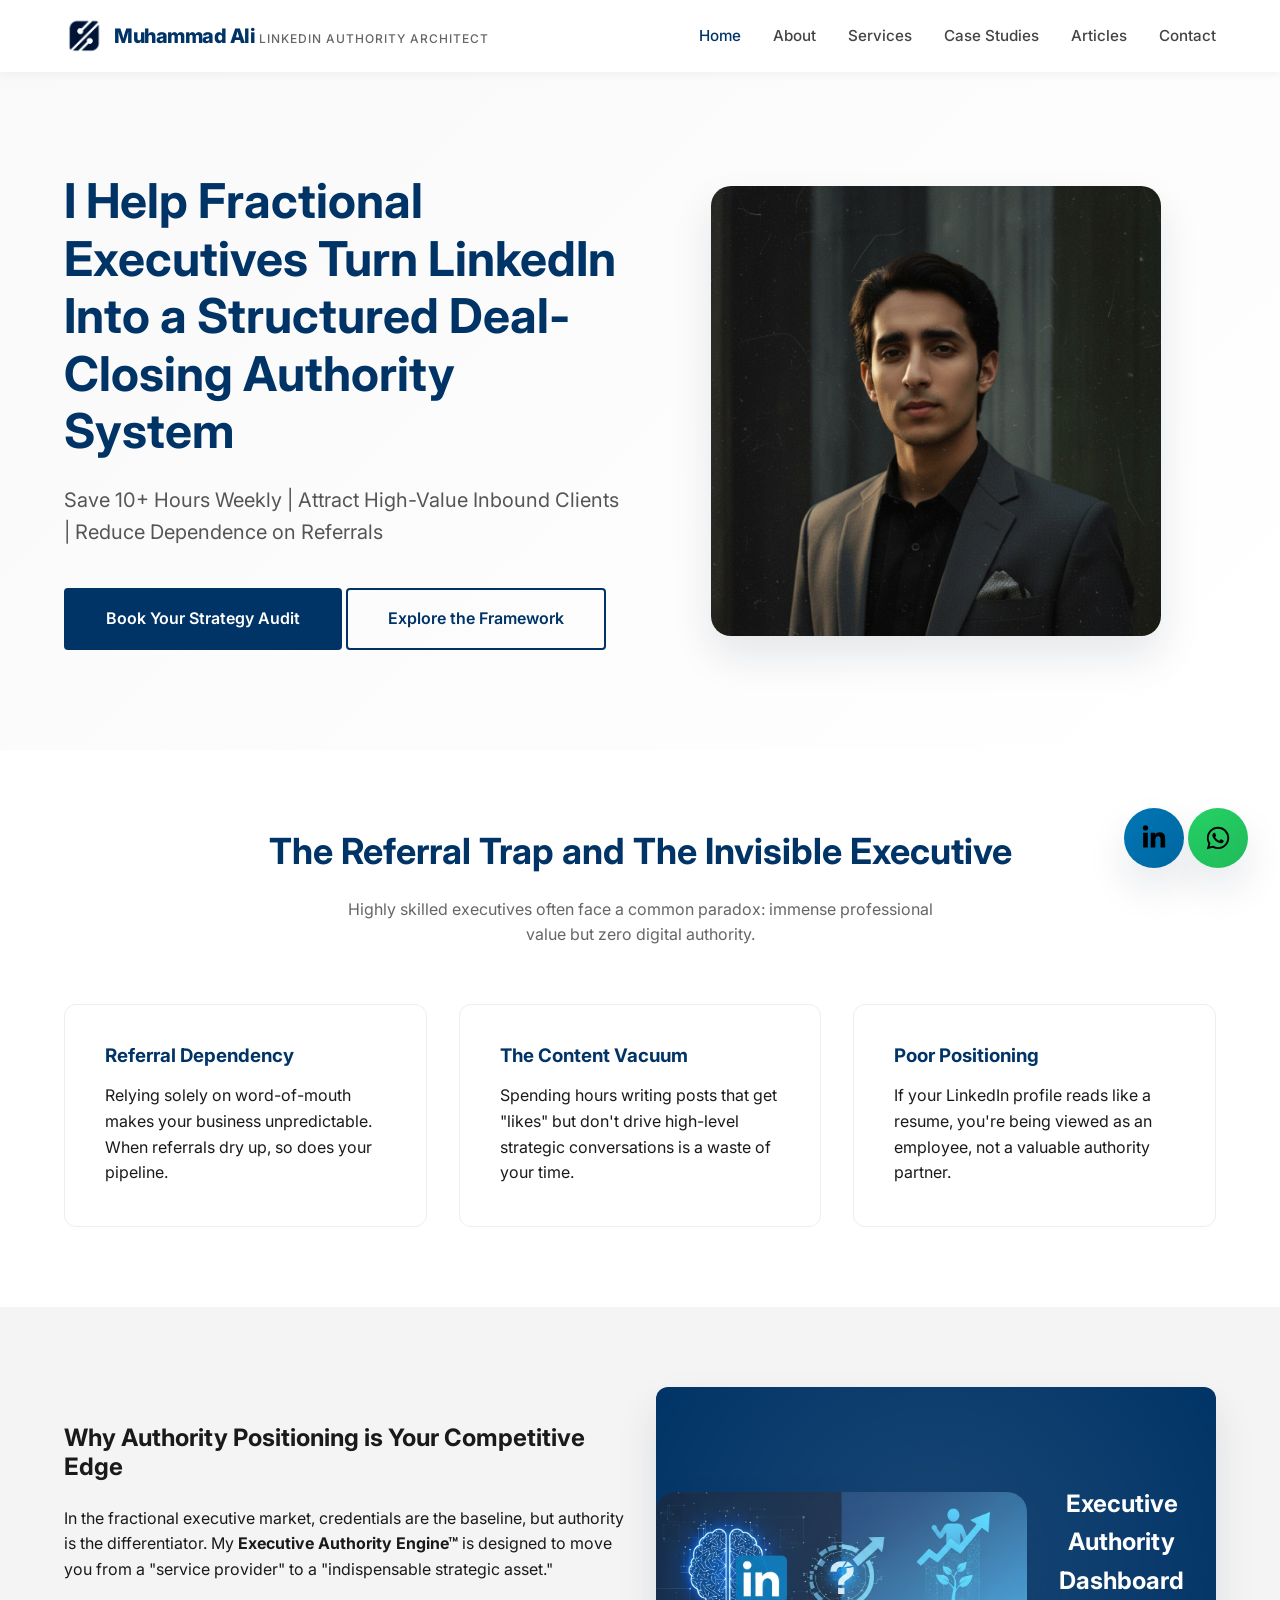
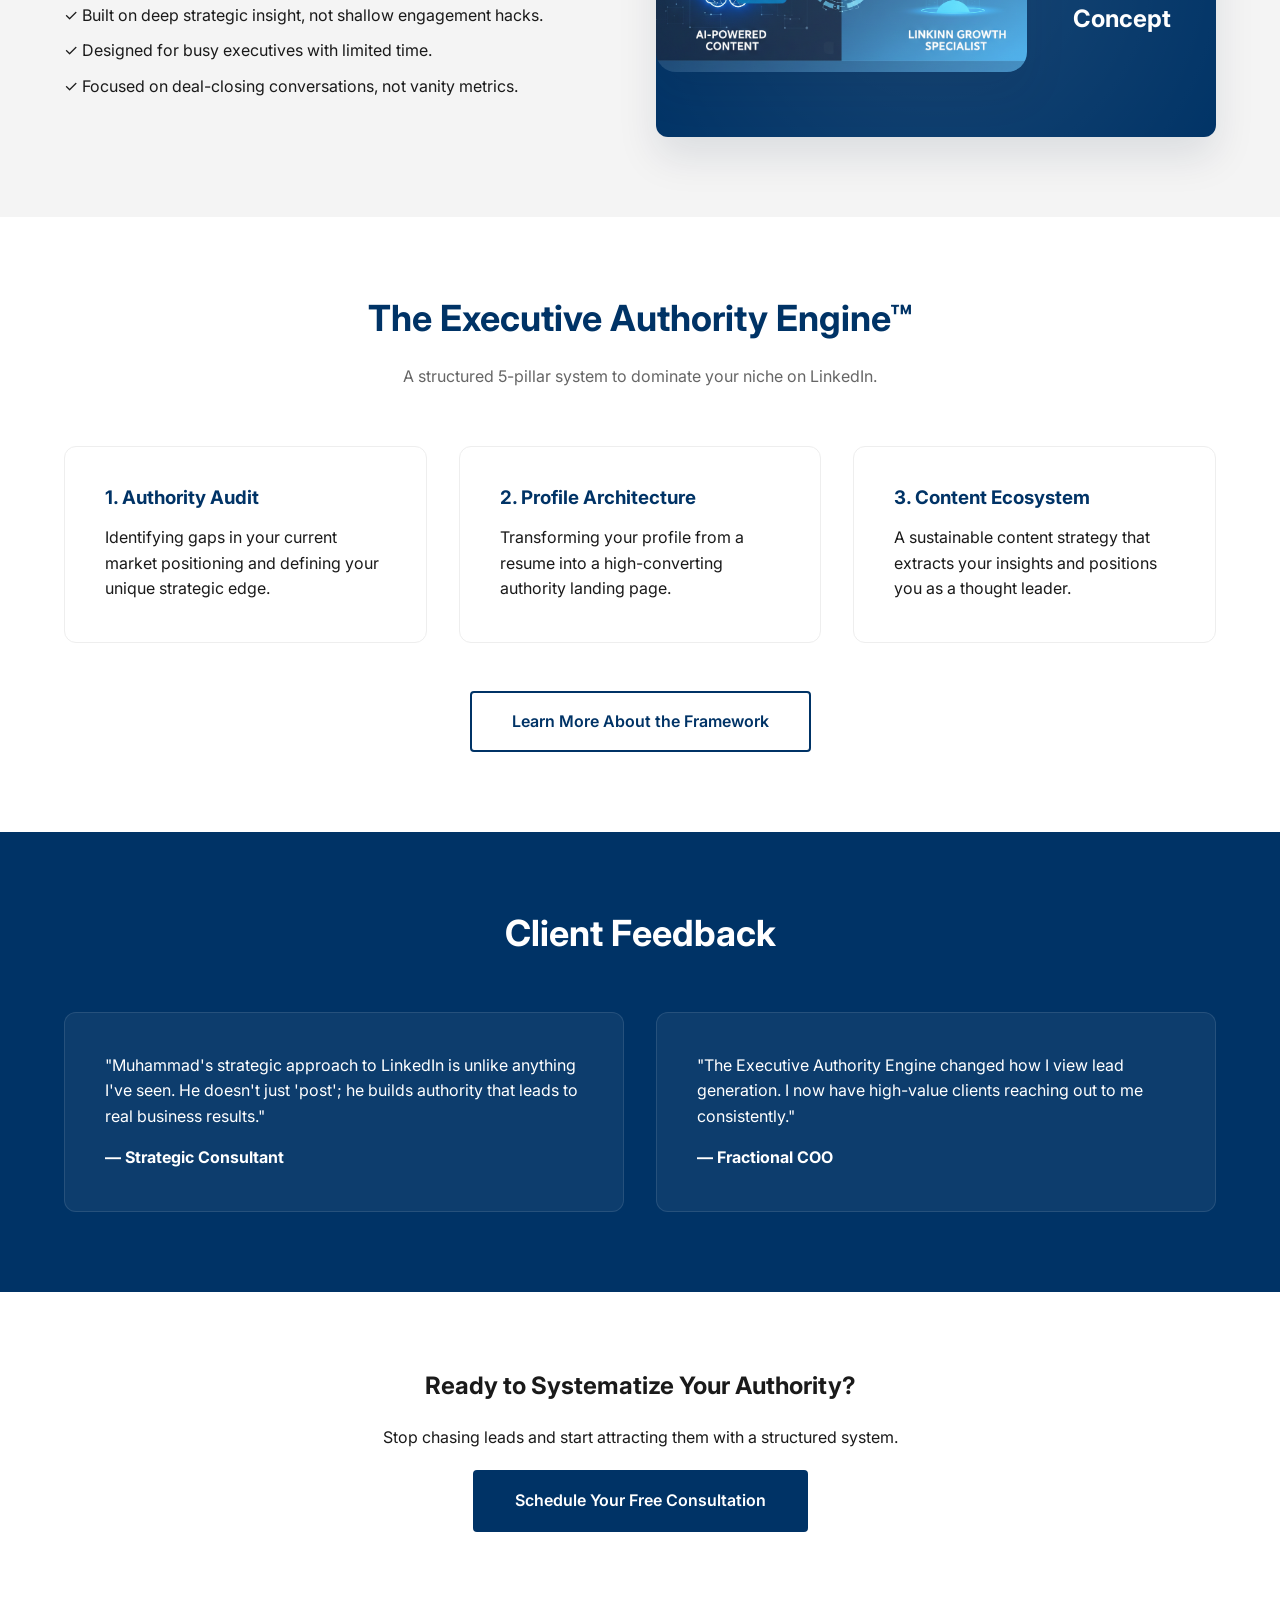
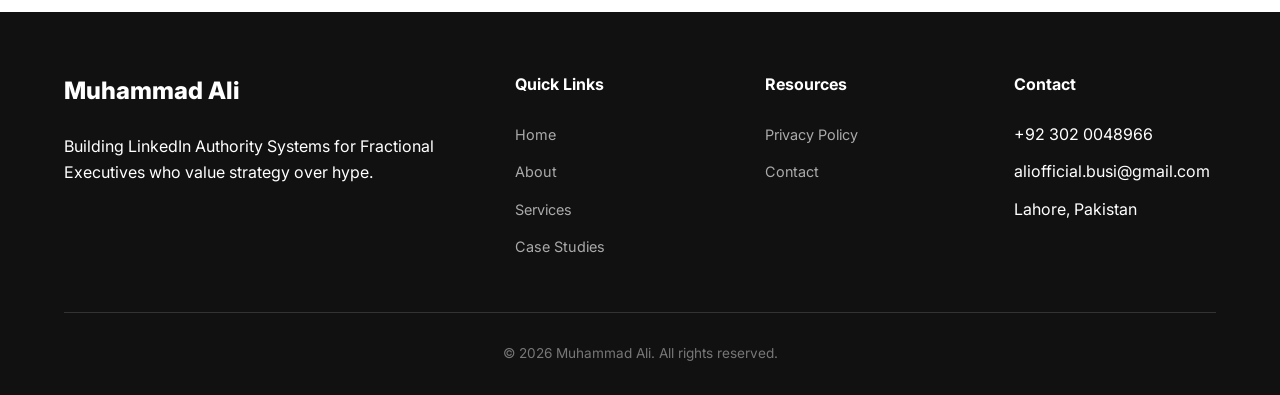
<file: index.html>
<!DOCTYPE html>
<html lang="en">

<head>
    <!-- Google tag (gtag.js) -->
<script async src="https://www.googletagmanager.com/gtag/js?id=G-4140FM061S"></script>
<script>
  window.dataLayer = window.dataLayer || [];
  function gtag(){dataLayer.push(arguments);}
  gtag('js', new Date());

  gtag('config', 'G-4140FM061S');
</script>
    <meta charset="UTF-8">
    <meta name="viewport" content="width=device-width, initial-scale=1.0">
    <!-- replace YOUR_CODE with the string provided by Google Search Console -->
    <meta name="google-site-verification" content="YOUR_CODE">
    <title>Muhammad Ali | LinkedIn Authority Architect | Executive Lead Generation</title>
    <meta name="description"
        content="Muhammad Ali helps fractional executives turn LinkedIn into a structured deal-closing authority system. Save 10+ hours weekly and attract high-value inbound clients.">
    <meta name="keywords"
        content="LinkedIn Marketing, Fractional Executives, Personal Branding, Executive Authority, Lead Generation, Muhammad Ali">
    <link rel="canonical" href="https://aliofficialpk.github.io/aasfore-authority-architect/" />
    <!-- Google Analytics -->
    <script async src="https://www.googletagmanager.com/gtag/js?id=G-XWM94KB9H3"></script>
    <script>
        window.dataLayer = window.dataLayer || [];
        function gtag(){dataLayer.push(arguments);}
        gtag('js', new Date());
        gtag('config', 'G-XWM94KB9H3'); // Replace with your GA4 ID
    </script>

    <!-- Open Graph Tags -->
    <meta property="og:title" content="LinkedIn Authority Architect | Muhammad Ali">
    <meta property="og:description"
        content="Turn LinkedIn into a structured deal-closing authority system. High-value lead generation for executives.">
    <meta property="og:image" content="https://aliofficialpk.github.io/aasfore-authority-architect/og-image.jpg">
    <meta property="og:url" content="https://aliofficialpk.github.io/aasfore-authority-architect/">
    <meta property="og:type" content="website">

    <!-- CSS -->
    <link rel="preconnect" href="https://fonts.googleapis.com">
    <link rel="preconnect" href="https://fonts.gstatic.com" crossorigin>
    <link href="https://fonts.googleapis.com/css2?family=Inter:wght@400;500;700;800&display=swap" rel="stylesheet">
    <link rel="stylesheet" href="https://cdnjs.cloudflare.com/ajax/libs/font-awesome/6.4.0/css/all.min.css" integrity="sha512-iecdLmaskl7CVJkEszD8auwQQQksKFVucqkngJ7I0FSVDqHry36rupLSutmpzyzxbgsDXkAGkna27iZmofglYD8g==" crossorigin="anonymous" referrerpolicy="no-referrer" />
    <link rel="stylesheet" href="styles.css">

    <!-- Schema.org JSON-LD -->
    <script type="application/ld+json">
    {
      "@context": "https://schema.org",
      "@type": "Person",
      "name": "Muhammad Ali",
      "jobTitle": "LinkedIn Authority Architect",
      "url": "https://aliofficialpk.github.io/aasfore-authority-architect/",
      "sameAs": [
        "https://www.linkedin.com/in/muhammad-ali-b2568537b"
      ],
      "address": {
        "@type": "PostalAddress",
        "addressLocality": "Lahore",
        "addressRegion": "Punjab",
        "addressCountry": "Pakistan"
      }
    }
    </script>
</head>

<body>

    <header>
        <div class="container">
            <nav>
                <a href="index.html" class="logo">
                    <div style="display: flex; align-items: center; gap: 10px;">
                        <img src="logoForAssfore.png" alt="Logo" style="height: 40px; width: auto;">
                        <div>Muhammad Ali <span>LinkedIn Authority Architect</span></div>
                    </div>
                </a>
                <ul class="nav-links">
                    <li><a href="index.html" class="active">Home</a></li>
                    <li><a href="about.html">About</a></li>
                    <li><a href="services.html">Services</a></li>
                    <li><a href="case-studies.html">Case Studies</a></li>
                    <li><a href="articles.html">Articles</a></li>
                    <li><a href="contact.html">Contact</a></li>
                </ul>
                <div class="menu-toggle">
                    <span></span>
                    <span></span>
                    <span></span>
                </div>
            </nav>
        </div>
    </header>

    <main>
        <!-- Hero Section -->
        <section class="hero">
            <div class="container">
                <div class="grid grid-2" style="align-items: center; text-align: left;">
                    <div class="reveal fade-up hero-animate">
                        <h1 style="margin-left: 0; margin-right: 0;">I Help Fractional Executives Turn LinkedIn Into a
                            Structured Deal-Closing Authority System</h1>
                        <p style="margin-left: 0; margin-right: 0;">Save 10+ Hours Weekly | Attract High-Value Inbound
                            Clients | Reduce Dependence on Referrals</p>
                        <div class="hero-btns">
                            <a href="contact.html" class="btn">Book Your Strategy Audit</a>
                            <a href="services.html" class="btn btn-outline">Explore the Framework</a>
                        </div>
                    </div>
                    <div class="reveal fade-up hero-animate" style="transition-delay: 0.2s;">
                        <img src="muhammad-ali.jpg" alt="Muhammad Ali - LinkedIn Authority Architect"
                            style="border-radius: 20px; box-shadow: var(--shadow-bold); width: 100%; max-width: 450px; margin: 0 auto; display: block;">
                    </div>
                </div>
            </div>
        </section>

        <!-- Problem Statement -->
        <section id="problem">
            <div class="container">
                <div class="section-title reveal fade-up">
                    <h2>The Referral Trap and The Invisible Executive</h2>
                    <p>Highly skilled executives often face a common paradox: immense professional value but zero
                        digital authority.</p>
                </div>
                <div class="grid grid-3">
                    <div class="card reveal fade-up" style="transition-delay: 0.1s;">
                        <h3>Referral Dependency</h3>
                        <p>Relying solely on word-of-mouth makes your business unpredictable. When referrals dry up, so
                            does your pipeline.</p>
                    </div>
                    <div class="card reveal fade-up" style="transition-delay: 0.2s;">
                        <h3>The Content Vacuum</h3>
                        <p>Spending hours writing posts that get "likes" but don't drive high-level strategic
                            conversations is a waste of your time.</p>
                    </div>
                    <div class="card reveal fade-up" style="transition-delay: 0.3s;">
                        <h3>Poor Positioning</h3>
                        <p>If your LinkedIn profile reads like a resume, you're being viewed as an employee, not a
                            valuable authority partner.</p>
                    </div>
                </div>
            </div>
        </section>

        <!-- Authority Positioning -->
        <section id="authority" style="background: var(--light-gray);">
            <div class="container">
                <div class="grid grid-2" style="align-items: center;">
                    <div class="reveal slide-left">
                        <h2>Why Authority Positioning is Your Competitive Edge</h2>
                        <p>In the fractional executive market, credentials are the baseline, but authority is the
                            differentiator. My <strong>Executive Authority Engine™</strong> is designed to move you from
                            a "service provider" to a "indispensable strategic asset."</p>
                        <ul style="margin-top: 20px;">
                            <li style="margin-bottom: 10px;">✓ Built on deep strategic insight, not shallow engagement
                                hacks.</li>
                            <li style="margin-bottom: 10px;">✓ Designed for busy executives with limited time.</li>
                            <li>✓ Focused on deal-closing conversations, not vanity metrics.</li>
                        </ul>
                    </div>
                    <div class="reveal fade-up" style="transition-delay: 0.2s;">
                        <!-- Graphical Element for Authority -->
                        <div
                            style="background: var(--primary-blue); height: 350px; border-radius: 12px; display: flex; align-items: center; justify-content: center; position: relative; overflow: hidden; box-shadow: var(--shadow-bold);">
                            <!-- Extra Professional Visual Integration -->
                            <div class="reveal scale-in" style="margin-top: 3rem; text-align: center;">
                                <img src="linkedin-growth-specialist.png"
                                    alt="LinkedIn Growth Specialist - AI Powered Content"
                                    style="width: 100%; max-width: 900px; border-radius: 20px; box-shadow: var(--shadow-bold);">
                            </div>
                            <div
                                style="position: absolute; width: 150%; height: 150%; background: radial-gradient(circle, rgba(255,255,255,0.1) 0%, transparent 70%);">
                            </div>
                            <h4 style="color: #fff; font-size: 1.5rem; text-align: center; padding: 2rem;">Executive
                                Authority <br> Dashboard Concept</h4>
                        </div>
                    </div>
                </div>
            </div>
        </section>

        <!-- Framework Overview -->
        <section id="framework">
            <div class="container">
                <div class="section-title reveal fade-up">
                    <h2>The Executive Authority Engine™</h2>
                    <p>A structured 5-pillar system to dominate your niche on LinkedIn.</p>
                </div>
                <div class="grid grid-3">
                    <div class="card reveal fade-up" style="transition-delay: 0.1s;">
                        <h3>1. Authority Audit</h3>
                        <p>Identifying gaps in your current market positioning and defining your unique strategic edge.
                        </p>
                    </div>
                    <div class="card reveal fade-up" style="transition-delay: 0.2s;">
                        <h3>2. Profile Architecture</h3>
                        <p>Transforming your profile from a resume into a high-converting authority landing page.</p>
                    </div>
                    <div class="card reveal fade-up" style="transition-delay: 0.3s;">
                        <h3>3. Content Ecosystem</h3>
                        <p>A sustainable content strategy that extracts your insights and positions you as a thought
                            leader.</p>
                    </div>
                </div>
                <div style="text-align: center; margin-top: 3rem;" class="reveal fade-up">
                    <a href="services.html" class="btn btn-outline">Learn More About the Framework</a>
                </div>
            </div>
        </section>

        <!-- Testimonials -->
        <section id="testimonials" style="background: var(--primary-blue); color: #fff;">
            <div class="container">
                <div class="section-title reveal fade-up">
                    <h2 style="color: #fff;">Client Feedback</h2>
                </div>
                <div class="grid grid-2">
                    <div class="card reveal fade-up"
                        style="background: rgba(255,255,255,0.05); border-color: rgba(255,255,255,0.1); color: #fff; transition-delay: 0.1s;">
                        <p>"Muhammad's strategic approach to LinkedIn is unlike anything I've seen. He doesn't just
                            'post'; he builds authority that leads to real business results."</p>
                        <h4 style="margin-top: 1rem;">— Strategic Consultant</h4>
                    </div>
                    <div class="card reveal fade-up"
                        style="background: rgba(255,255,255,0.05); border-color: rgba(255,255,255,0.1); color: #fff; transition-delay: 0.2s;">
                        <p>"The Executive Authority Engine changed how I view lead generation. I now have high-value
                            clients reaching out to me consistently."</p>
                        <h4 style="margin-top: 1rem;">— Fractional COO</h4>
                    </div>
                </div>
            </div>
        </section>

        <!-- CTA Section -->
        <section class="cta reveal fade-up">
            <div class="container" style="text-align: center;">
                <h2>Ready to Systematize Your Authority?</h2>
                <p>Stop chasing leads and start attracting them with a structured system.</p>
                <a href="contact.html" class="btn" style="margin-top: 20px;">Schedule Your Free Consultation</a>
            </div>
        </section>
    </main>

    <footer>
        <div class="container">
            <div class="footer-content">
                <div class="footer-info">
                    <div class="footer-logo">Muhammad Ali</div>
                    <p>Building LinkedIn Authority Systems for Fractional Executives who value strategy over hype.</p>
                </div>
                <div class="footer-links">
                    <h4>Quick Links</h4>
                    <ul>
                        <li><a href="index.html">Home</a></li>
                        <li><a href="about.html">About</a></li>
                        <li><a href="services.html">Services</a></li>
                        <li><a href="case-studies.html">Case Studies</a></li>
                    </ul>
                </div>
                <div class="footer-links">
                    <h4>Resources</h4>
                    <ul>
                        <li><a href="privacy-policy.html">Privacy Policy</a></li>
                        <li><a href="contact.html">Contact</a></li>
                    </ul>
                </div>
                <div class="footer-links">
                    <h4>Contact</h4>
                    <ul>
                        <li>+92 302 0048966</li>
                        <li>aliofficial.busi@gmail.com</li>
                        <li>Lahore, Pakistan</li>
                    </ul>
                </div>
            </div>
            <div class="footer-bottom">
                <p>&copy; 2026 Muhammad Ali. All rights reserved.</p>
            </div>
        </div>
    </footer>

    <!-- Floating WhatsApp Button -->
    <a href="https://wa.me/923020048966" class="whatsapp-button" target="_blank" rel="noopener noreferrer" title="Chat with us on WhatsApp">
        <img src="whatsappLogo.svg" alt="WhatsApp" class="whatsapp-icon">
    </a>

    <!-- Floating LinkedIn Button -->
    <a href="https://www.linkedin.com/in/muhammad-ali-b2568537b" class="linkedin-button" target="_blank" rel="noopener noreferrer" title="Connect with us on LinkedIn">
        <img src="linkedinLogo.svg" alt="LinkedIn" class="linkedin-icon">
    </a>

    <script src="script.js"></script>
</body>


</html>
</file>
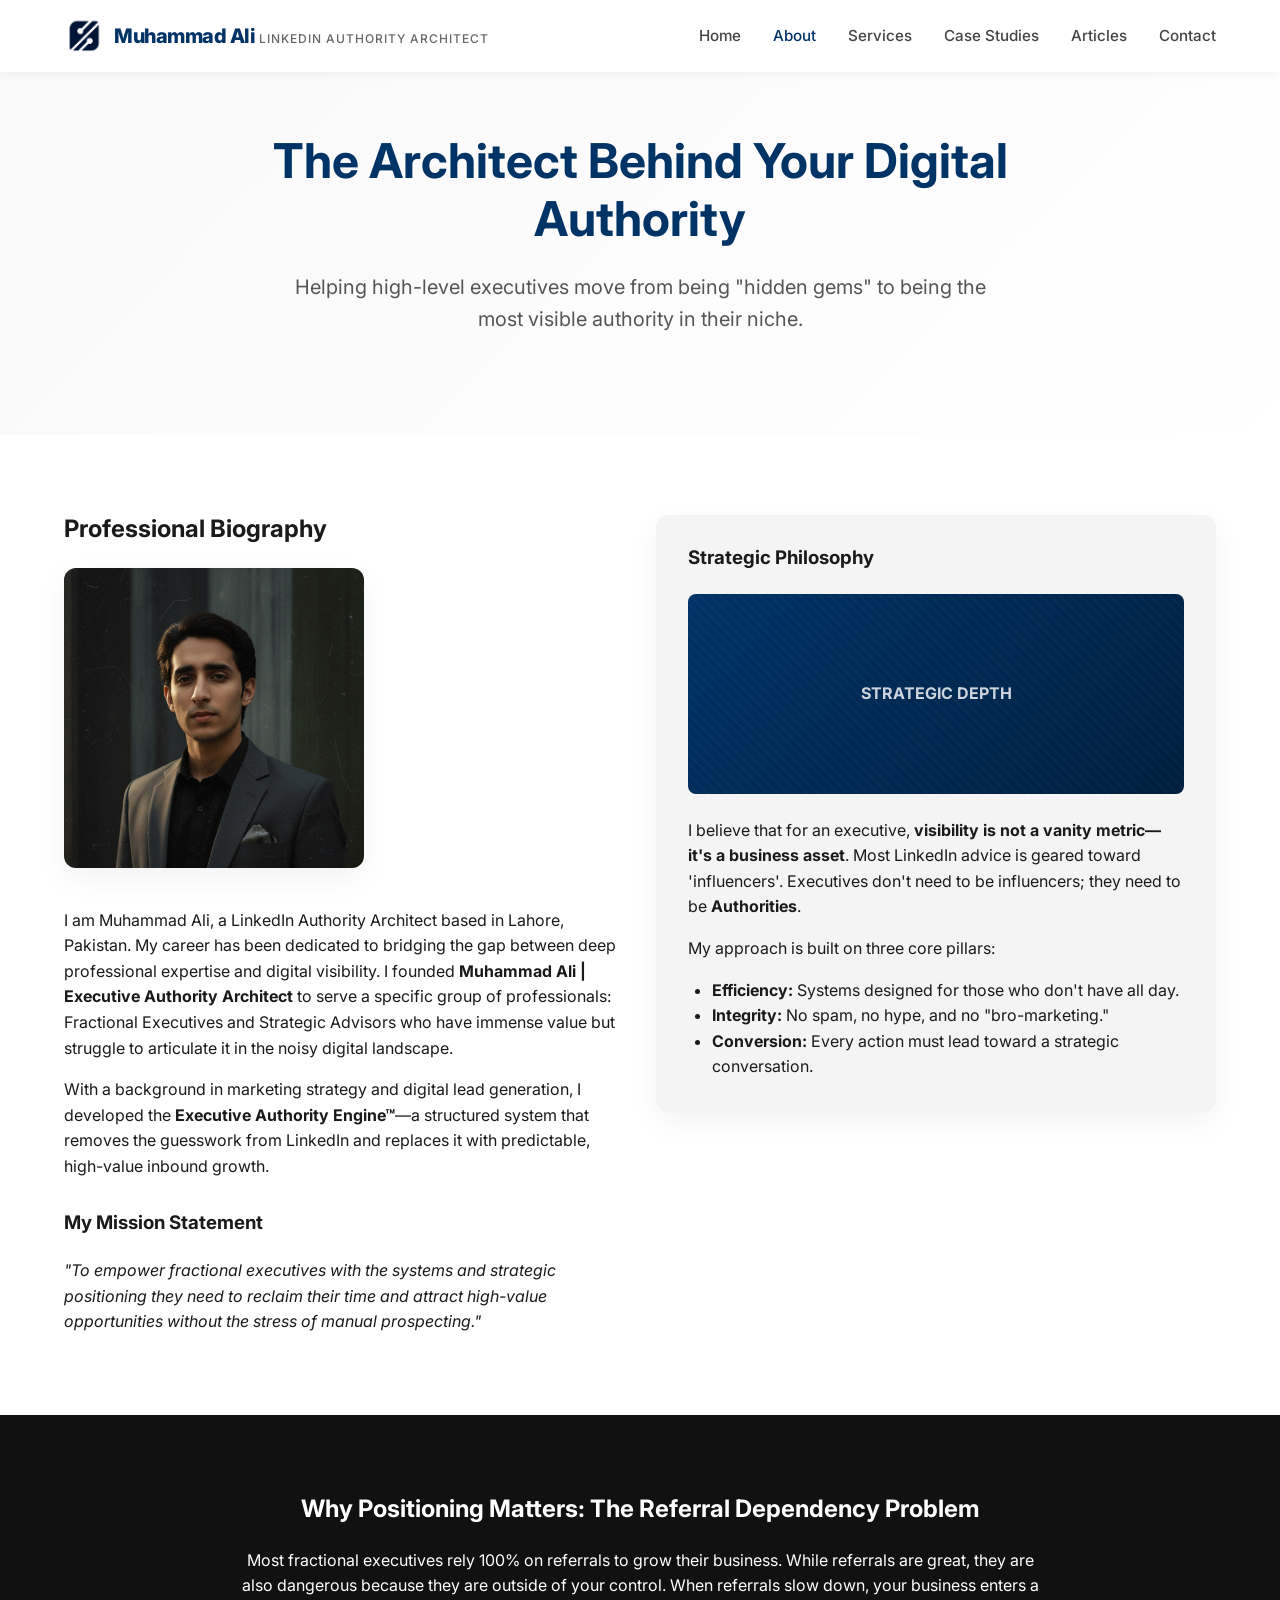
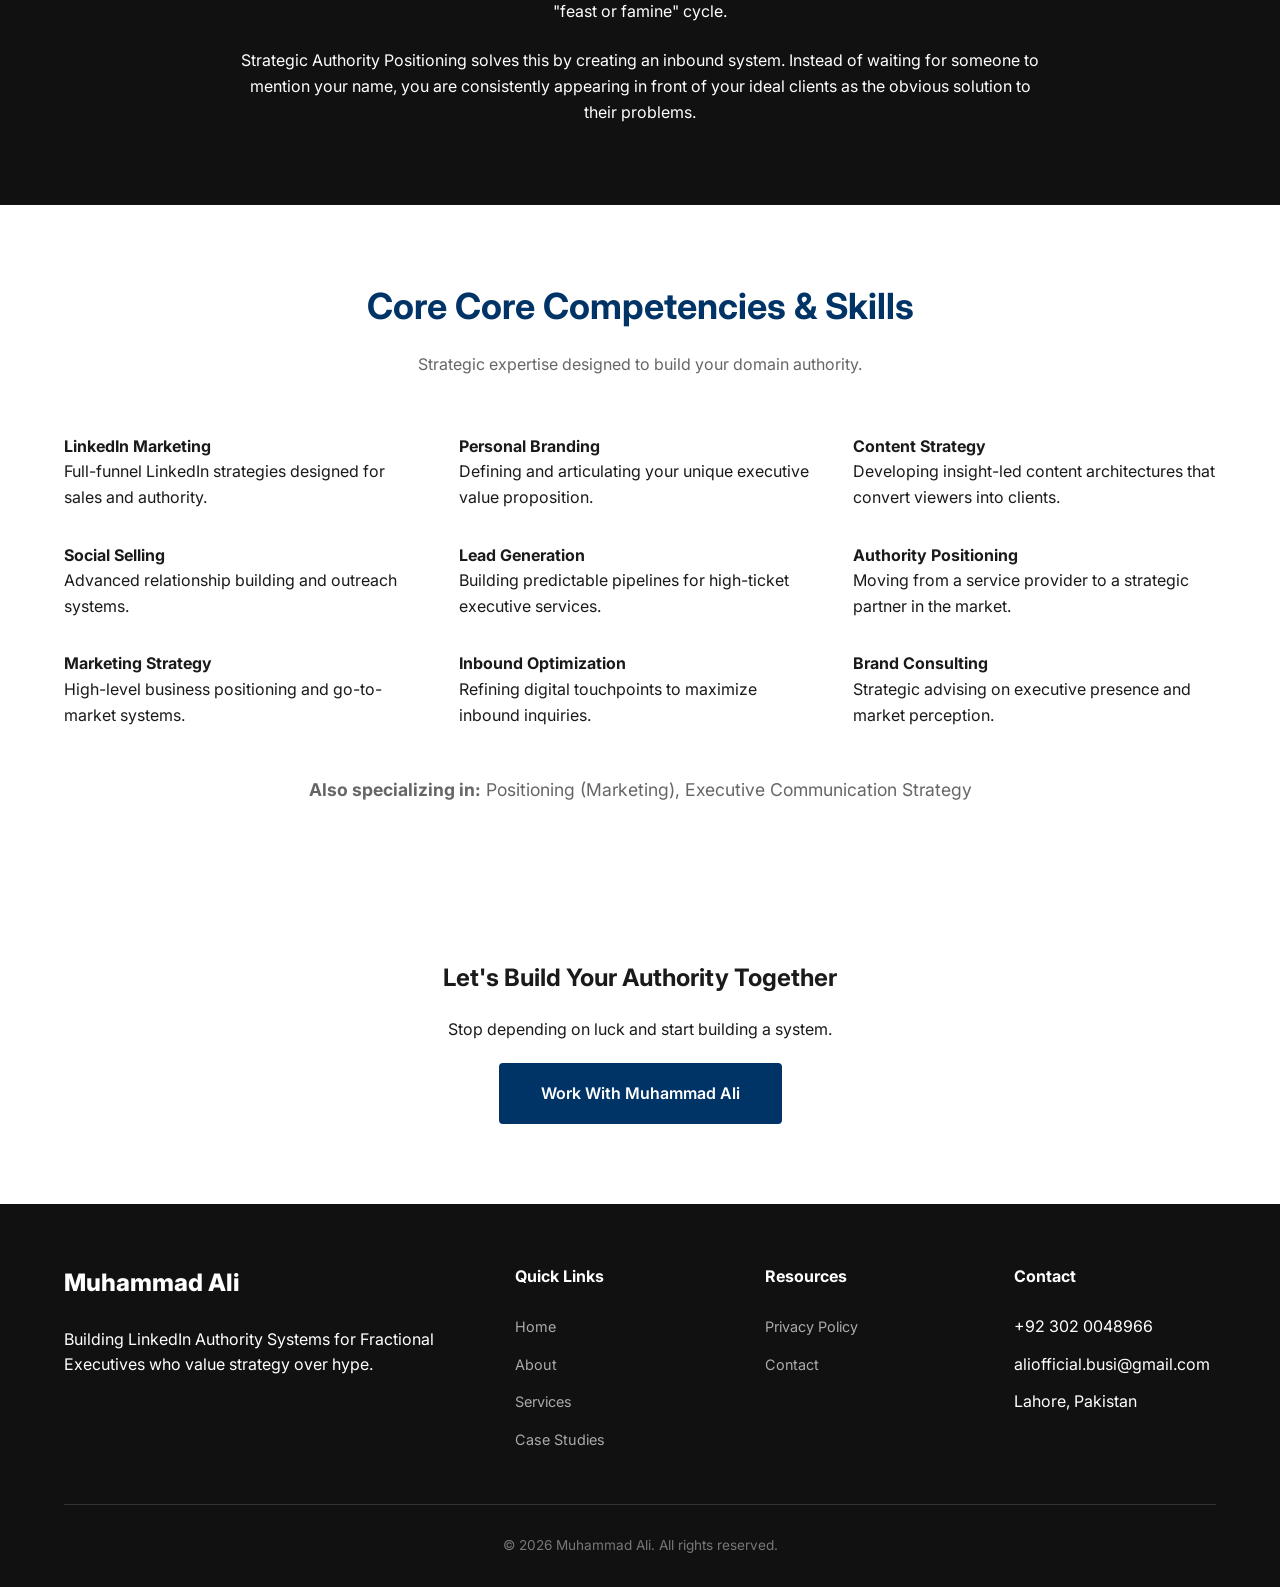
<file: about.html>
<!DOCTYPE html>
<html lang="en">

<head>
    <meta charset="UTF-8">
    <meta name="viewport" content="width=device-width, initial-scale=1.0">
    <title>About Us | Muhammad Ali | LinkedIn Authority Architect</title>
    <!-- Google tag (gtag.js) -->
<script async src="https://www.googletagmanager.com/gtag/js?id=G-XWM94KB9H3"></script>
<script>
  window.dataLayer = window.dataLayer || [];
  function gtag(){dataLayer.push(arguments);}
  gtag('js', new Date());

  gtag('config', 'G-XWM94KB9H3');
</script>
    <meta name="description"
        content="Learn more about Muhammad Ali, the strategist helping fractional executives build structured authority systems on LinkedIn.">
    <meta name="keywords" content="Muhammad Ali, LinkedIn Consultant, Personal Branding Strategist, Executive Coach">
    <link rel="canonical" href="https://aliofficialpk.github.io/aasfore-authority-architect/about.html" />
<meta property="og:image" content="https://aliofficialpk.github.io/aasfore-authority-architect/muhammad-ali.jpg">
    <link rel="preconnect" href="https://fonts.googleapis.com">
    <link rel="preconnect" href="https://fonts.gstatic.com" crossorigin>
    <link href="https://fonts.googleapis.com/css2?family=Inter:wght@400;500;700;800&display=swap" rel="stylesheet">
    <link rel="stylesheet" href="styles.css">

    <!-- Open Graph Tags -->
    <meta property="og:title" content="About Muhammad Ali | Executive Authority Architect">
    <meta property="og:description"
        content="Discover the strategic philosophy behind the Executive Authority Engine™. Moving from referral dependency to inbound authority.">
    <meta property="og:url" content="https://aliofficialpk.github.io/aasfore-authority-architect/about.html">

    <!-- CSS -->
    <link rel="stylesheet" href="styles.css">
</head>

<body>

    <header>
        <div class="container">
            <nav>
                <a href="index.html" class="logo">
                    <div style="display: flex; align-items: center; gap: 10px;">
                        <img src="logoForAssfore.png" alt="Logo" style="height: 40px; width: auto;">
                        <div>Muhammad Ali <span>LinkedIn Authority Architect</span></div>
                    </div>
                </a>
                <ul class="nav-links">
                    <li><a href="index.html">Home</a></li>
                    <li><a href="about.html" class="active">About</a></li>
                    <li><a href="services.html">Services</a></li>
                    <li><a href="case-studies.html">Case Studies</a></li>
                    <li><a href="articles.html">Articles</a></li>
                    <li><a href="contact.html">Contact</a></li>
                </ul>
                <div class="menu-toggle">
                    <span></span>
                    <span></span>
                    <span></span>
                </div>
            </nav>
        </div>
    </header>

    <main>
        <!-- About Hero -->
        <section class="hero" style="padding: 60px 0;">
            <div class="container reveal fade-up hero-animate">
                <h1>The Architect Behind Your Digital Authority</h1>
                <p>Helping high-level executives move from being "hidden gems" to being the most visible authority in
                    their niche.</p>
            </div>
        </section>

        <!-- Biography -->
        <section id="bio">
            <div class="container">
                <div class="grid grid-2" style="align-items: start;">
                    <div class="reveal slide-left">
                        <h2>Professional Biography</h2>
                        <img src="muhammad-ali.jpg" alt="Muhammad Ali"
                            style="border-radius: 12px; width: 100%; max-width: 300px; margin-bottom: 2rem; box-shadow: var(--shadow-soft);">
                        <p>I am Muhammad Ali, a LinkedIn Authority Architect based in Lahore, Pakistan. My career has
                            been dedicated to bridging the gap between deep professional expertise and digital
                            visibility. I founded <strong>Muhammad Ali | Executive Authority Architect</strong> to serve
                            a specific group of
                            professionals: Fractional Executives and Strategic Advisors who have immense value but
                            struggle to articulate it in the noisy digital landscape.</p>
                        <p style="margin-top: 1rem;">With a background in marketing strategy and digital lead
                            generation, I developed the <strong>Executive Authority Engine™</strong>—a structured system
                            that removes the guesswork from LinkedIn and replaces it with predictable, high-value
                            inbound growth.</p>

                        <h3 style="margin-top: 2rem;">My Mission Statement</h3>
                        <p><em>"To empower fractional executives with the systems and strategic positioning they need to
                                reclaim their time and attract high-value opportunities without the stress of manual
                                prospecting."</em></p>
                    </div>
                    <div class="reveal fade-up"
                        style="background: var(--light-gray); padding: 2rem; border-radius: 12px; box-shadow: var(--shadow-soft); transition-delay: 0.2s;">
                        <h3>Strategic Philosophy</h3>
                        <div
                            style="background: linear-gradient(135deg, var(--primary-blue) 0%, #001f3f 100%); height: 200px; border-radius: 8px; margin-bottom: 1.5rem; display: flex; align-items: center; justify-content: center; overflow: hidden; position: relative;">
                            <div
                                style="position: absolute; width:100%; height:100%; background: repeating-linear-gradient(45deg, rgba(255,255,255,0.03) 0, rgba(255,255,255,0.03) 1px, transparent 0, transparent 50%); background-size: 10px 10px;">
                            </div>
                            <span style="color: #fff; font-weight: 700; opacity: 0.8;">STRATEGIC DEPTH</span>
                        </div>
                        <p>I believe that for an executive, <strong>visibility is not a vanity metric—it's a business
                                asset</strong>. Most LinkedIn advice is geared toward 'influencers'. Executives don't
                            need to be influencers; they need to be <strong>Authorities</strong>.</p>
                        <p style="margin-top: 1rem;">My approach is built on three core pillars:</p>
                        <ul style="margin-top: 1rem; list-style: disc; margin-left: 1.5rem;">
                            <li><strong>Efficiency:</strong> Systems designed for those who don't have all day.</li>
                            <li><strong>Integrity:</strong> No spam, no hype, and no "bro-marketing."</li>
                            <li><strong>Conversion:</strong> Every action must lead toward a strategic conversation.
                            </li>
                        </ul>
                    </div>
                </div>
            </div>
        </section>

        <!-- Referral Dependency Problem -->
        <section id="the-problem" style="background: #111; color: #fff;">
            <div class="container reveal fade-up">
                <div style="max-width: 800px; margin: 0 auto; text-align: center;">
                    <h2 style="color: #fff;">Why Positioning Matters: The Referral Dependency Problem</h2>
                    <p>Most fractional executives rely 100% on referrals to grow their business. While referrals are
                        great, they are also dangerous because they are outside of your control. When referrals slow
                        down, your business enters a "feast or famine" cycle.</p>
                    <p style="margin-top: 1.5rem;">Strategic Authority Positioning solves this by creating an inbound
                        system. Instead of waiting for someone to mention your name, you are consistently appearing in
                        front of your ideal clients as the obvious solution to their problems.</p>
                </div>
            </div>
        </section>

        <!-- Skills Breakdown -->
        <section id="skills">
            <div class="container">
                <div class="section-title">
                    <h2>Core Core Competencies & Skills</h2>
                    <p>Strategic expertise designed to build your domain authority.</p>
                </div>
                <div class="grid grid-3">
                    <div class="skill-item">
                        <h4>LinkedIn Marketing</h4>
                        <p>Full-funnel LinkedIn strategies designed for sales and authority.</p>
                    </div>
                    <div class="skill-item">
                        <h4>Personal Branding</h4>
                        <p>Defining and articulating your unique executive value proposition.</p>
                    </div>
                    <div class="skill-item">
                        <h4>Content Strategy</h4>
                        <p>Developing insight-led content architectures that convert viewers into clients.</p>
                    </div>
                    <div class="skill-item">
                        <h4>Social Selling</h4>
                        <p>Advanced relationship building and outreach systems.</p>
                    </div>
                    <div class="skill-item">
                        <h4>Lead Generation</h4>
                        <p>Building predictable pipelines for high-ticket executive services.</p>
                    </div>
                    <div class="skill-item">
                        <h4>Authority Positioning</h4>
                        <p>Moving from a service provider to a strategic partner in the market.</p>
                    </div>
                    <div class="skill-item">
                        <h4>Marketing Strategy</h4>
                        <p>High-level business positioning and go-to-market systems.</p>
                    </div>
                    <div class="skill-item">
                        <h4>Inbound Optimization</h4>
                        <p>Refining digital touchpoints to maximize inbound inquiries.</p>
                    </div>
                    <div class="skill-item">
                        <h4>Brand Consulting</h4>
                        <p>Strategic advising on executive presence and market perception.</p>
                    </div>
                </div>

                <!-- Additional Skills as per requirements -->
                <div style="margin-top: 3rem; text-align: center; font-size: 1.1rem; color: #666;">
                    <strong>Also specializing in:</strong> Positioning (Marketing), Executive Communication Strategy
                </div>
            </div>
        </section>

        <!-- CTA Section -->
        <section class="cta">
            <div class="container" style="text-align: center;">
                <h2>Let's Build Your Authority Together</h2>
                <p>Stop depending on luck and start building a system.</p>
                <a href="contact.html" class="btn" style="margin-top: 20px;">Work With Muhammad Ali</a>
            </div>
        </section>
    </main>

    <footer>
        <div class="container">
            <div class="footer-content">
                <div class="footer-info">
                    <div class="footer-logo">Muhammad Ali</div>
                    <p>Building LinkedIn Authority Systems for Fractional Executives who value strategy over hype.</p>
                </div>
                <div class="footer-links">
                    <h4>Quick Links</h4>
                    <ul>
                        <li><a href="index.html">Home</a></li>
                        <li><a href="about.html">About</a></li>
                        <li><a href="services.html">Services</a></li>
                        <li><a href="case-studies.html">Case Studies</a></li>
                    </ul>
                </div>
                <div class="footer-links">
                    <h4>Resources</h4>
                    <ul>
                        <li><a href="privacy-policy.html">Privacy Policy</a></li>
                        <li><a href="contact.html">Contact</a></li>
                    </ul>
                </div>
                <div class="footer-links">
                    <h4>Contact</h4>
                    <ul>
                        <li>+92 302 0048966</li>
                        <li>aliofficial.busi@gmail.com</li>
                        <li>Lahore, Pakistan</li>
                    </ul>
                </div>
            </div>
            <div class="footer-bottom">
                <p>&copy; 2026 Muhammad Ali. All rights reserved.</p>
            </div>
        </div>
    </footer>

    <script src="script.js"></script>
</body>


</html>
</file>
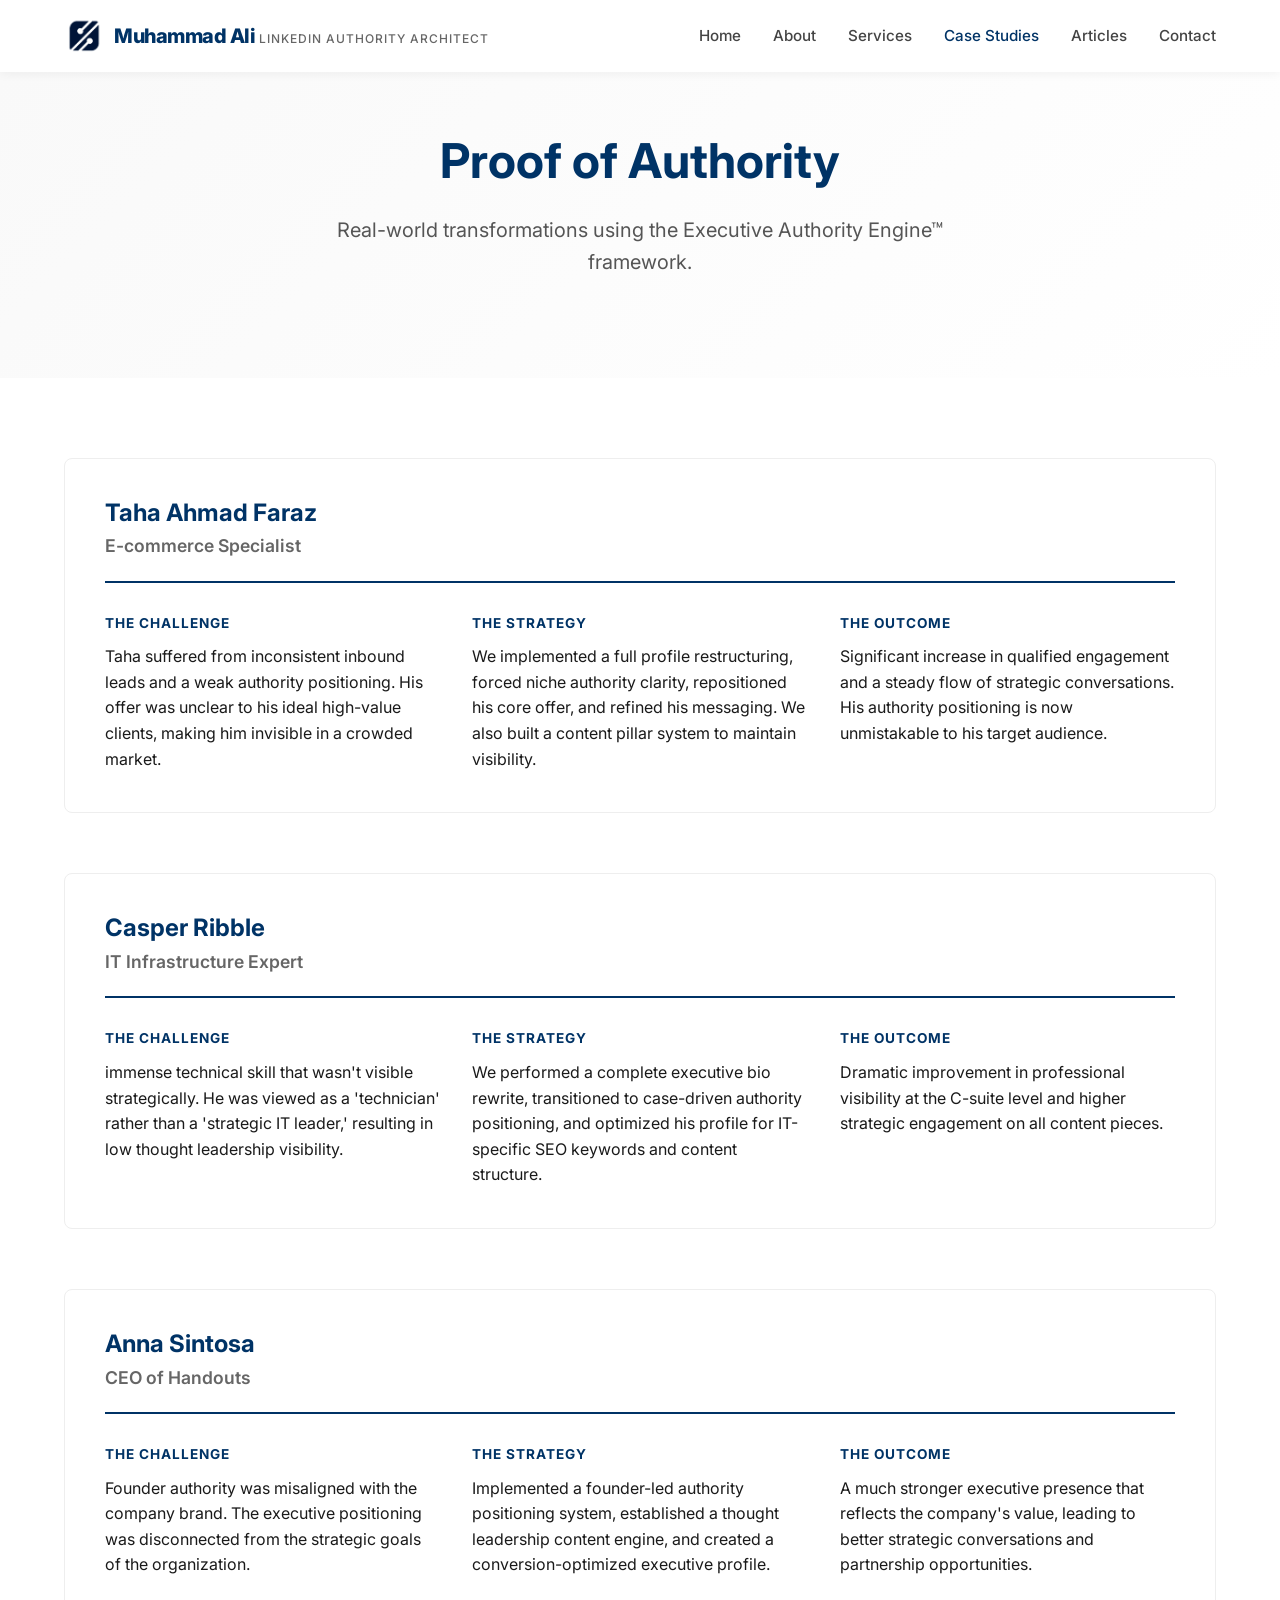
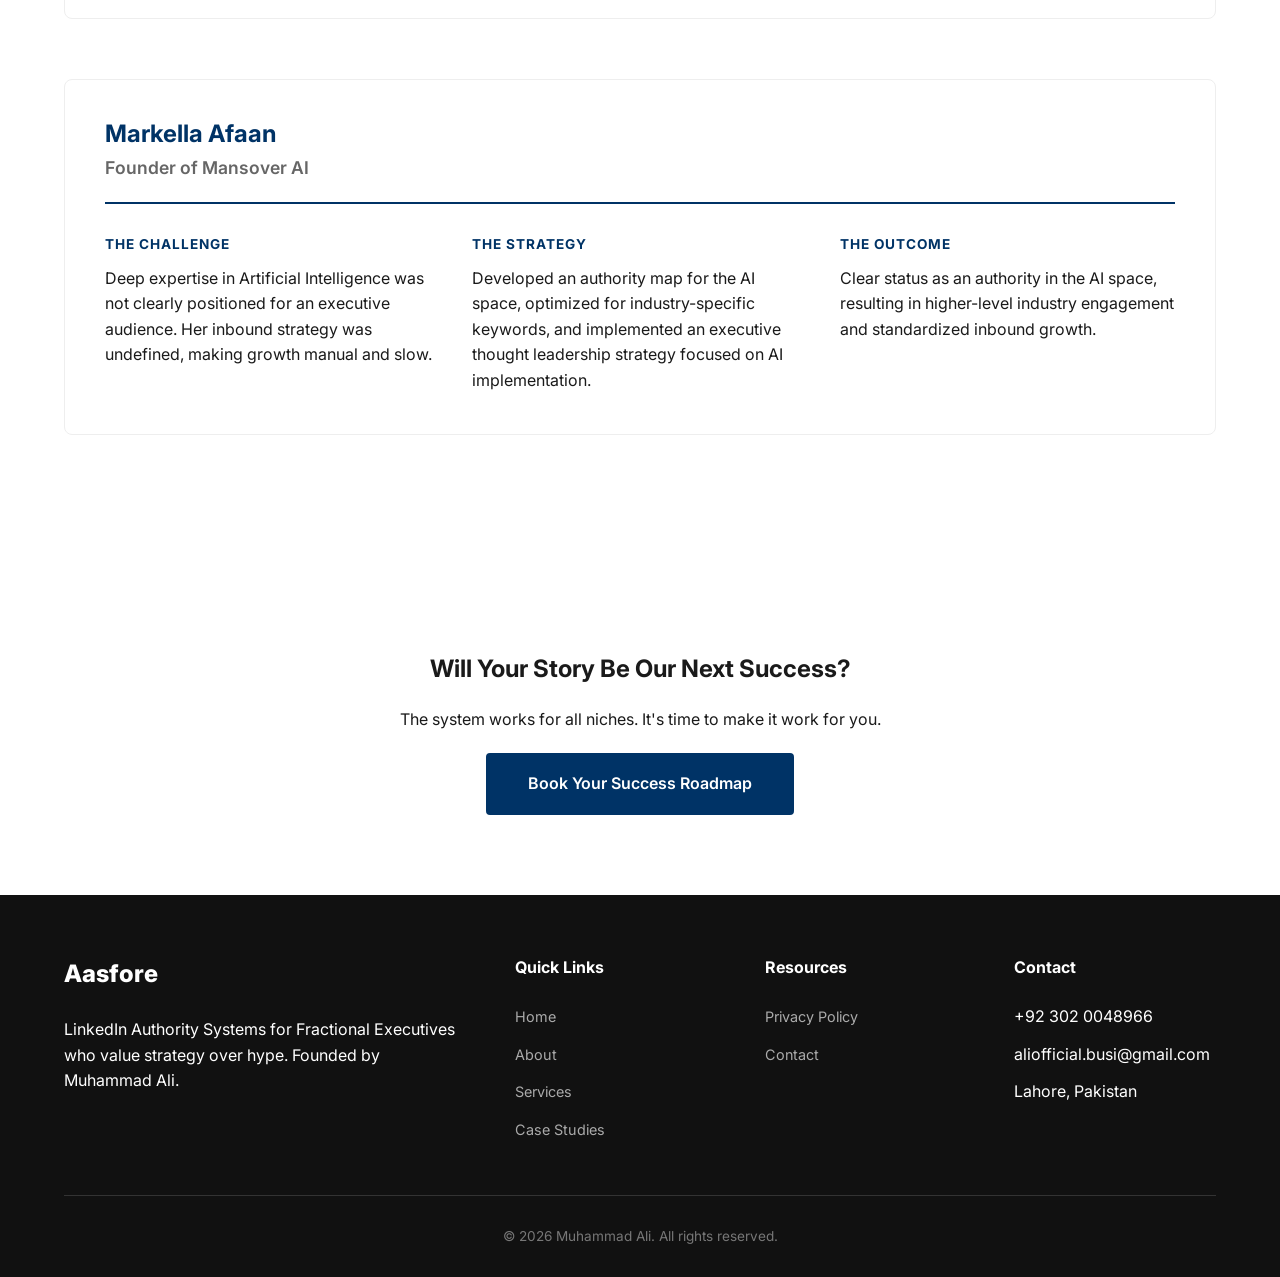
<file: case-studies.html>
<!DOCTYPE html>
<html lang="en">

<head>
    <!-- Google tag (gtag.js) -->
<script async src="https://www.googletagmanager.com/gtag/js?id=G-4140FM061S"></script>
<script>
  window.dataLayer = window.dataLayer || [];
  function gtag(){dataLayer.push(arguments);}
  gtag('js', new Date());

  gtag('config', 'G-4140FM061S');
</script>
    <meta charset="UTF-8">
    <meta name="viewport" content="width=device-width, initial-scale=1.0">
    <title>Executive Case Studies | LinkedIn Authority Results | Muhammad Ali</title>
    <meta name="description"
        content="Explore real-world results of the Executive Authority Engine™. Detailed case studies on how fractional executives transformed their LinkedIn presence into inbound systems.">
    <meta name="keywords"
        content="LinkedIn Case Studies, Executive Branding Results, Authority Positioning Examples, Muhammad Ali, Lead Generation Success">
    <link rel="canonical" href="https://aliofficialpk.github.io/aasfore-authority-architect/case-studies.html" />
    <link rel="icon" type="image/png" href="logoForAssfore.png">
    <link rel="preconnect" href="https://fonts.googleapis.com">
    <link rel="preconnect" href="https://fonts.gstatic.com" crossorigin>
    <link href="https://fonts.googleapis.com/css2?family=Inter:wght@400;500;700;800&display=swap" rel="stylesheet">

    <!-- CSS -->
    <link rel="stylesheet" href="styles.css">

    <!-- Open Graph Tags -->
    <meta property="og:title" content="Executive Case Studies | Muhammad Ali">
    <meta property="og:description"
        content="See how top executives are winning on LinkedIn using a structured authority system.">
    <meta property="og:url" content="https://aliofficialpk.github.io/aasfore-authority-architect/case-studies.html">

    <!-- CSS -->
    <link rel="stylesheet" href="styles.css">

    <style>
        .case-study {
            margin-bottom: 60px;
            padding: 40px;
            background: #fff;
            border: 1px solid #eee;
            border-radius: 8px;
        }

        .case-header {
            border-bottom: 2px solid var(--primary-blue);
            padding-bottom: 20px;
            margin-bottom: 30px;
        }

        .case-header h2 {
            margin-bottom: 5px;
            color: var(--primary-blue);
        }

        .case-header p {
            font-weight: 600;
            color: #666;
            font-size: 1.1rem;
        }

        .case-grid {
            display: grid;
            grid-template-columns: 1fr 1fr 1fr;
            gap: 2rem;
        }

        .case-section h4 {
            color: var(--primary-blue);
            margin-bottom: 10px;
            text-transform: uppercase;
            font-size: 0.85rem;
            letter-spacing: 1px;
        }

        @media (max-width: 768px) {
            .case-grid {
                grid-template-columns: 1fr;
            }
        }
    </style>
</head>

<body>

    <header>
        <div class="container">
            <nav>
                <a href="index.html" class="logo">
                    <div style="display: flex; align-items: center; gap: 10px;">
                        <img src="logoForAssfore.png" alt="Logo" style="height: 40px; width: auto;">
                        <div>Muhammad Ali <span>LinkedIn Authority Architect</span></div>
                    </div>
                </a>
                <ul class="nav-links">
                    <li><a href="index.html">Home</a></li>
                    <li><a href="about.html">About</a></li>
                    <li><a href="services.html">Services</a></li>
                    <li><a href="case-studies.html" class="active">Case Studies</a></li>
                    <li><a href="articles.html">Articles</a></li>
                    <li><a href="contact.html">Contact</a></li>
                </ul>
                <div class="menu-toggle">
                    <span></span>
                    <span></span>
                    <span></span>
                </div>
            </nav>
        </div>
    </header>

    <main>
        <!-- Case Studies Hero -->
        <section class="hero" style="padding: 60px 0;">
            <div class="container reveal fade-up hero-animate">
                <h1>Proof of Authority</h1>
                <p>Real-world transformations using the Executive Authority Engine™ framework.</p>
            </div>
        </section>

        <!-- Case Studies List -->
        <section id="cases">
            <div class="container">

                <!-- Case 1 -->
                <article class="case-study reveal fade-up">
                    <div class="case-header">
                        <h2>Taha Ahmad Faraz</h2>
                        <p>E-commerce Specialist</p>
                    </div>
                    <div class="case-grid">
                        <div class="case-section">
                            <h4>The Challenge</h4>
                            <p>Taha suffered from inconsistent inbound leads and a weak authority positioning. His offer
                                was unclear to his ideal high-value clients, making him invisible in a crowded market.
                            </p>
                        </div>
                        <div class="case-section">
                            <h4>The Strategy</h4>
                            <p>We implemented a full profile restructuring, forced niche authority clarity, repositioned
                                his core offer, and refined his messaging. We also built a content pillar system to
                                maintain visibility.</p>
                        </div>
                        <div class="case-section">
                            <h4>The Outcome</h4>
                            <p>Significant increase in qualified engagement and a steady flow of strategic
                                conversations. His authority positioning is now unmistakable to his target audience.</p>
                        </div>
                    </div>
                </article>

                <!-- Case 2 -->
                <article class="case-study reveal fade-up">
                    <div class="case-header">
                        <h2>Casper Ribble</h2>
                        <p>IT Infrastructure Expert</p>
                    </div>
                    <div class="case-grid">
                        <div class="case-section">
                            <h4>The Challenge</h4>
                            <p>immense technical skill that wasn't visible strategically. He was viewed as a
                                'technician' rather than a 'strategic IT leader,' resulting in low thought leadership
                                visibility.</p>
                        </div>
                        <div class="case-section">
                            <h4>The Strategy</h4>
                            <p>We performed a complete executive bio rewrite, transitioned to case-driven authority
                                positioning, and optimized his profile for IT-specific SEO keywords and content
                                structure.</p>
                        </div>
                        <div class="case-section">
                            <h4>The Outcome</h4>
                            <p>Dramatic improvement in professional visibility at the C-suite level and higher strategic
                                engagement on all content pieces.</p>
                        </div>
                    </div>
                </article>

                <!-- Case 3 -->
                <article class="case-study reveal fade-up">
                    <div class="case-header">
                        <h2>Anna Sintosa</h2>
                        <p>CEO of Handouts</p>
                    </div>
                    <div class="case-grid">
                        <div class="case-section">
                            <h4>The Challenge</h4>
                            <p>Founder authority was misaligned with the company brand. The executive positioning was
                                disconnected from the strategic goals of the organization.</p>
                        </div>
                        <div class="case-section">
                            <h4>The Strategy</h4>
                            <p>Implemented a founder-led authority positioning system, established a thought leadership
                                content engine, and created a conversion-optimized executive profile.</p>
                        </div>
                        <div class="case-section">
                            <h4>The Outcome</h4>
                            <p>A much stronger executive presence that reflects the company's value, leading to better
                                strategic conversations and partnership opportunities.</p>
                        </div>
                    </div>
                </article>

                <!-- Case 4 -->
                <article class="case-study reveal fade-up">
                    <div class="case-header">
                        <h2>Markella Afaan</h2>
                        <p>Founder of Mansover AI</p>
                    </div>
                    <div class="case-grid">
                        <div class="case-section">
                            <h4>The Challenge</h4>
                            <p>Deep expertise in Artificial Intelligence was not clearly positioned for an executive
                                audience. Her inbound strategy was undefined, making growth manual and slow.</p>
                        </div>
                        <div class="case-section">
                            <h4>The Strategy</h4>
                            <p>Developed an authority map for the AI space, optimized for industry-specific keywords,
                                and implemented an executive thought leadership strategy focused on AI implementation.
                            </p>
                        </div>
                        <div class="case-section">
                            <h4>The Outcome</h4>
                            <p>Clear status as an authority in the AI space, resulting in higher-level industry
                                engagement and standardized inbound growth.</p>
                        </div>
                    </div>
                </article>

            </div>
        </section>

        <!-- CTA Section -->
        <section class="cta reveal fade-up">
            <div class="container" style="text-align: center;">
                <h2>Will Your Story Be Our Next Success?</h2>
                <p>The system works for all niches. It's time to make it work for you.</p>
                <a href="contact.html" class="btn" style="margin-top: 20px;">Book Your Success Roadmap</a>
            </div>
        </section>
    </main>

    <footer>
        <div class="container">
            <div class="footer-content">
                <div class="footer-info">
                    <div class="footer-logo">Aasfore</div>
                    <p>LinkedIn Authority Systems for Fractional Executives who value strategy over hype. Founded by
                        Muhammad Ali.</p>
                </div>
                <div class="footer-links">
                    <h4>Quick Links</h4>
                    <ul>
                        <li><a href="index.html">Home</a></li>
                        <li><a href="about.html">About</a></li>
                        <li><a href="services.html">Services</a></li>
                        <li><a href="case-studies.html">Case Studies</a></li>
                    </ul>
                </div>
                <div class="footer-links">
                    <h4>Resources</h4>
                    <ul>
                        <li><a href="privacy-policy.html">Privacy Policy</a></li>
                        <li><a href="contact.html">Contact</a></li>
                    </ul>
                </div>
                <div class="footer-links">
                    <h4>Contact</h4>
                    <ul>
                        <li>+92 302 0048966</li>
                        <li>aliofficial.busi@gmail.com</li>
                        <li>Lahore, Pakistan</li>
                    </ul>
                </div>
            </div>
            <div class="footer-bottom">
                <p>&copy; 2026 Muhammad Ali. All rights reserved.</p>
            </div>
        </div>
    </footer>

    <script src="script.js"></script>
</body>


</html>
</file>
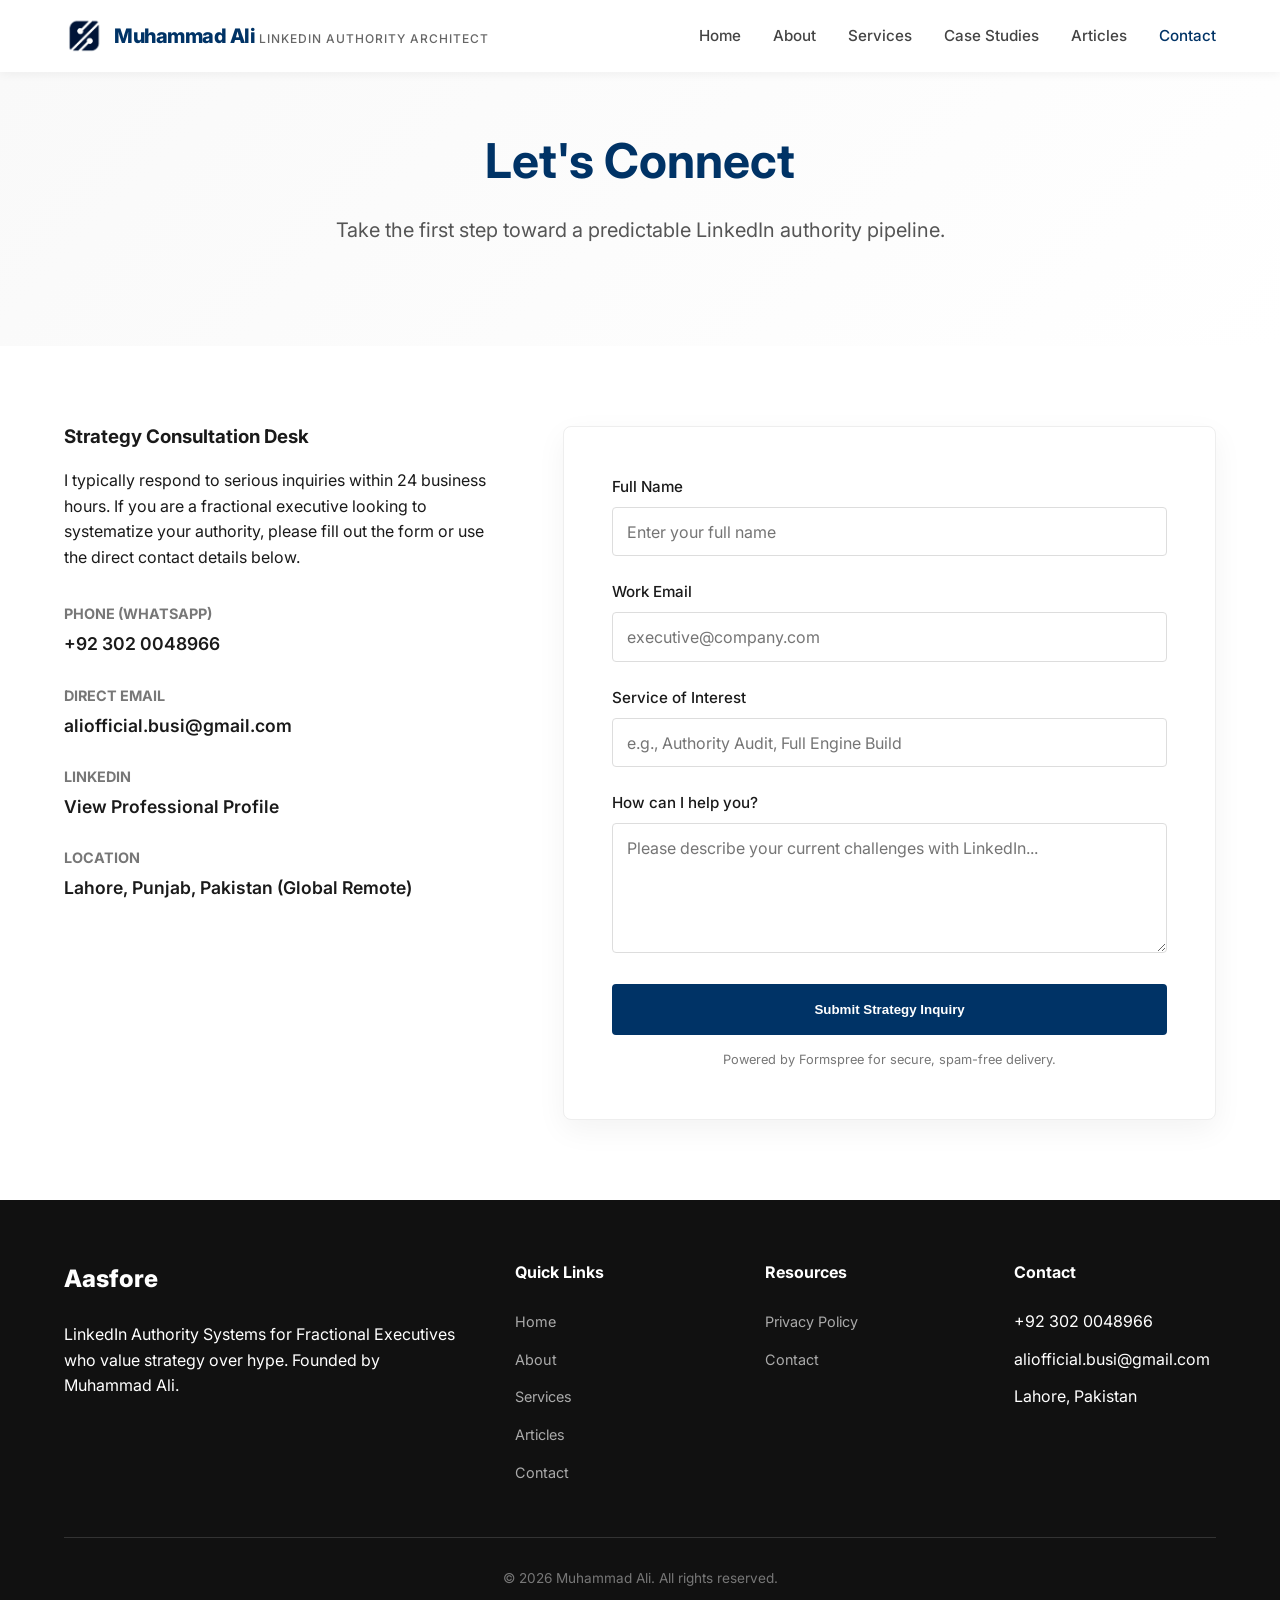
<file: contact.html>
<!DOCTYPE html>
<html lang="en">

<head>
    <!-- Google tag (gtag.js) -->
<script async src="https://www.googletagmanager.com/gtag/js?id=G-4140FM061S"></script>
<script>
  window.dataLayer = window.dataLayer || [];
  function gtag(){dataLayer.push(arguments);}
  gtag('js', new Date());

  gtag('config', 'G-4140FM061S');
</script>
    <meta charset="UTF-8">
    <meta name="viewport" content="width=device-width, initial-scale=1.0">
    <title>Contact Us | Aasfore | LinkedIn Authority Architect | Muhammad Ali</title>
    <meta name="description"
        content="Get in touch with Aasfore to scale your LinkedIn presence. Founded by LinkedIn Authority Architect Muhammad Ali.">
    <meta name="keywords" content="Contact Aasfore, Muhammad Ali LinkedIn, Executive Authority Architect Contact">
    <link rel="canonical" href="https://aliofficialpk.github.io/aasfore-authority-architect/contact.html" />
    <link rel="icon" type="image/png" href="logoForAssfore.png">
    <link rel="preconnect" href="https://fonts.googleapis.com">
    <link rel="preconnect" href="https://fonts.gstatic.com" crossorigin>
    <link href="https://fonts.googleapis.com/css2?family=Inter:wght@400;500;700;800&display=swap" rel="stylesheet">

    <!-- Open Graph Tags -->
    <meta property="og:title" content="Contact Muhammad Ali | LinkedIn Business Strategy">
    <meta property="og:description"
        content="Ready to transform your LinkedIn presence? Get in touch today for a professional consultation.">
    <meta property="og:url" content="https://aliofficialpk.github.io/aasfore-authority-architect/contact.html">

    <!-- CSS -->
    <link rel="stylesheet" href="styles.css">

    <style>
        .contact-grid {
            display: grid;
            grid-template-columns: 1fr 1.5fr;
            gap: 4rem;
        }

        .contact-info h3 {
            margin-bottom: 20px;
        }

        .info-item {
            margin-bottom: 25px;
        }

        .info-item h4 {
            font-size: 0.9rem;
            color: #777;
            text-transform: uppercase;
            margin-bottom: 5px;
        }

        .info-item p,
        .info-item a {
            font-size: 1.1rem;
            font-weight: 600;
        }

        .info-item a:hover {
            color: var(--primary-blue);
        }

        .contact-form {
            background: #fff;
            padding: 3rem;
            border: 1px solid #eee;
            border-radius: 8px;
            box-shadow: 0 5px 20px rgba(0, 0, 0, 0.03);
        }

        .form-group {
            margin-bottom: 1.5rem;
        }

        .form-group label {
            display: block;
            margin-bottom: 8px;
            font-weight: 500;
            font-size: 0.95rem;
        }

        .form-group input,
        .form-group textarea {
            width: 100%;
            padding: 0.85rem;
            border: 1px solid #ddd;
            border-radius: 4px;
            font-family: inherit;
            font-size: 1rem;
        }

        .form-group input:focus,
        .form-group textarea:focus {
            outline: none;
            border-color: var(--primary-blue);
        }

        @media (max-width: 768px) {
            .contact-grid {
                grid-template-columns: 1fr;
                gap: 2rem;
            }

            .contact-form {
                padding: 2rem;
            }
        }
    </style>
</head>

<body>

    <header>
        <div class="container">
            <nav>
                <a href="index.html" class="logo">
                    <div style="display: flex; align-items: center; gap: 10px;">
                        <img src="logoForAssfore.png" alt="Logo" style="height: 40px; width: auto;">
                        <div>Muhammad Ali <span>LinkedIn Authority Architect</span></div>
                    </div>
                </a>
                <ul class="nav-links">
                    <li><a href="index.html">Home</a></li>
                    <li><a href="about.html">About</a></li>
                    <li><a href="services.html">Services</a></li>
                    <li><a href="case-studies.html">Case Studies</a></li>
                    <li><a href="articles.html">Articles</a></li>
                    <li><a href="contact.html" class="active">Contact</a></li>
                </ul>
                <div class="menu-toggle">
                    <span></span>
                    <span></span>
                    <span></span>
                </div>
            </nav>
        </div>
    </header>

    <main>
        <!-- Contact Hero -->
        <section class="hero" style="padding: 60px 0;">
            <div class="container reveal fade-up hero-animate">
                <h1>Let's Connect</h1>
                <p>Take the first step toward a predictable LinkedIn authority pipeline.</p>
            </div>
        </section>

        <!-- Contact Content -->
        <section id="contact">
            <div class="container">
                <div class="contact-grid">

                    <div class="contact-info reveal slide-left">
                        <h3>Strategy Consultation Desk</h3>
                        <p style="margin-bottom: 2rem;">I typically respond to serious inquiries within 24 business
                            hours. If you are a fractional executive looking to systematize your authority, please fill
                            out the form or use the direct contact details below.</p>

                        <div class="info-item">
                            <h4>Phone (WhatsApp)</h4>
                            <p>+92 302 0048966</p>
                        </div>

                        <div class="info-item">
                            <h4>Direct Email</h4>
                            <p><a href="mailto:aliofficial.busi@gmail.com">aliofficial.busi@gmail.com</a></p>
                        </div>

                        <div class="info-item">
                            <h4>LinkedIn</h4>
                            <p><a href="https://www.linkedin.com/in/muhammad-ali-b2568537b" target="_blank">View
                                    Professional Profile</a></p>
                        </div>

                        <div class="info-item">
                            <h4>Location</h4>
                            <p>Lahore, Punjab, Pakistan (Global Remote)</p>
                        </div>
                    </div>

                    <div class="contact-form reveal fade-up"
                        style="transition-delay: 0.2s; box-shadow: var(--shadow-soft);">
                        <!-- 
                            NOTE TO USER: To make this form functional, replace the action URL with 
                            your unique Formspree endpoint (e.g., https://formspree.io/f/your-id)
                        -->
                        <form id="contact-form" action="https://formspree.io/f/xnjblrae" method="POST">
                            <div class="form-group">
                                <label for="name">Full Name</label>
                                <input type="text" id="name" name="name" placeholder="Enter your full name" required>
                            </div>

                            <div class="form-group">
                                <label for="email">Work Email</label>
                                <input type="email" id="email" name="_replyto" placeholder="executive@company.com"
                                    required>
                            </div>

                            <div class="form-group">
                                <label for="subject">Service of Interest</label>
                                <input type="text" id="subject" name="subject"
                                    placeholder="e.g., Authority Audit, Full Engine Build">
                            </div>

                            <div class="form-group">
                                <label for="message">How can I help you?</label>
                                <textarea id="message" name="message" rows="5"
                                    placeholder="Please describe your current challenges with LinkedIn..."
                                    required></textarea>
                            </div>

                            <!-- Honeypot anti-spam -->
                            <input type="text" name="_gotcha" style="display:none">

                            <button type="submit" class="btn" style="width: 100%;">Submit Strategy Inquiry</button>
                            <p style="font-size: 0.8rem; text-align: center; margin-top: 15px; color: #777;">Powered by
                                Formspree for secure, spam-free delivery.</p>
                        </form>
                    </div>

                </div>
            </div>
        </section>

    </main>

    <footer>
        <div class="container">
            <div class="footer-content">
                <div class="footer-info">
                    <div class="footer-logo">Aasfore</div>
                    <p>LinkedIn Authority Systems for Fractional Executives who value strategy over hype. Founded by
                        Muhammad Ali.</p>
                </div>
                <div class="footer-links">
                    <h4>Quick Links</h4>
                    <ul>
                        <li><a href="index.html">Home</a></li>
                        <li><a href="about.html">About</a></li>
                        <li><a href="services.html">Services</a></li>
                        <li><a href="articles.html">Articles</a></li>
                        <li><a href="contact.html">Contact</a></li>
                    </ul>
                </div>
                <div class="footer-links">
                    <h4>Resources</h4>
                    <ul>
                        <li><a href="privacy-policy.html">Privacy Policy</a></li>
                        <li><a href="contact.html">Contact</a></li>
                    </ul>
                </div>
                <div class="footer-links">
                    <h4>Contact</h4>
                    <ul>
                        <li>+92 302 0048966</li>
                        <li>aliofficial.busi@gmail.com</li>
                        <li>Lahore, Pakistan</li>
                    </ul>
                </div>
            </div>
            <div class="footer-bottom">
                <p>&copy; 2026 Muhammad Ali. All rights reserved.</p>
            </div>
        </div>
    </footer>

    <script src="script.js"></script>
</body>


</html>
</file>
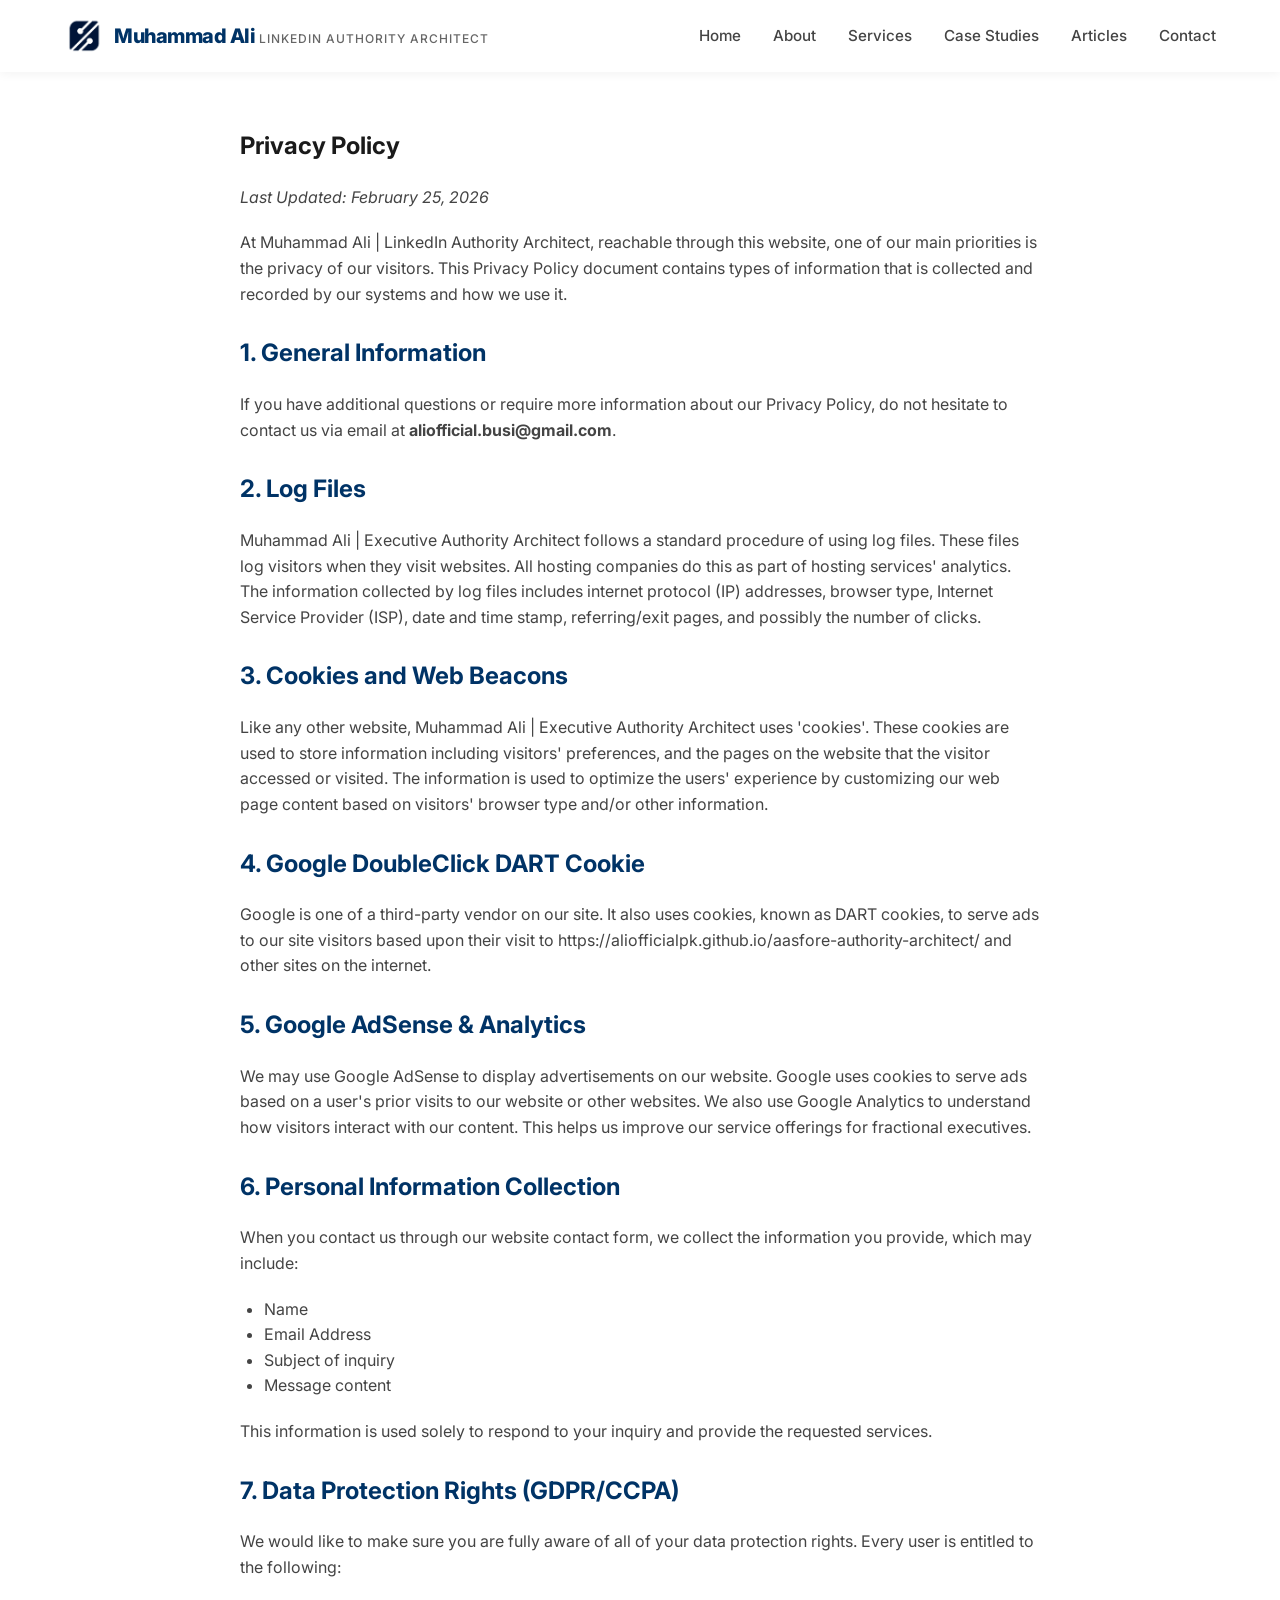
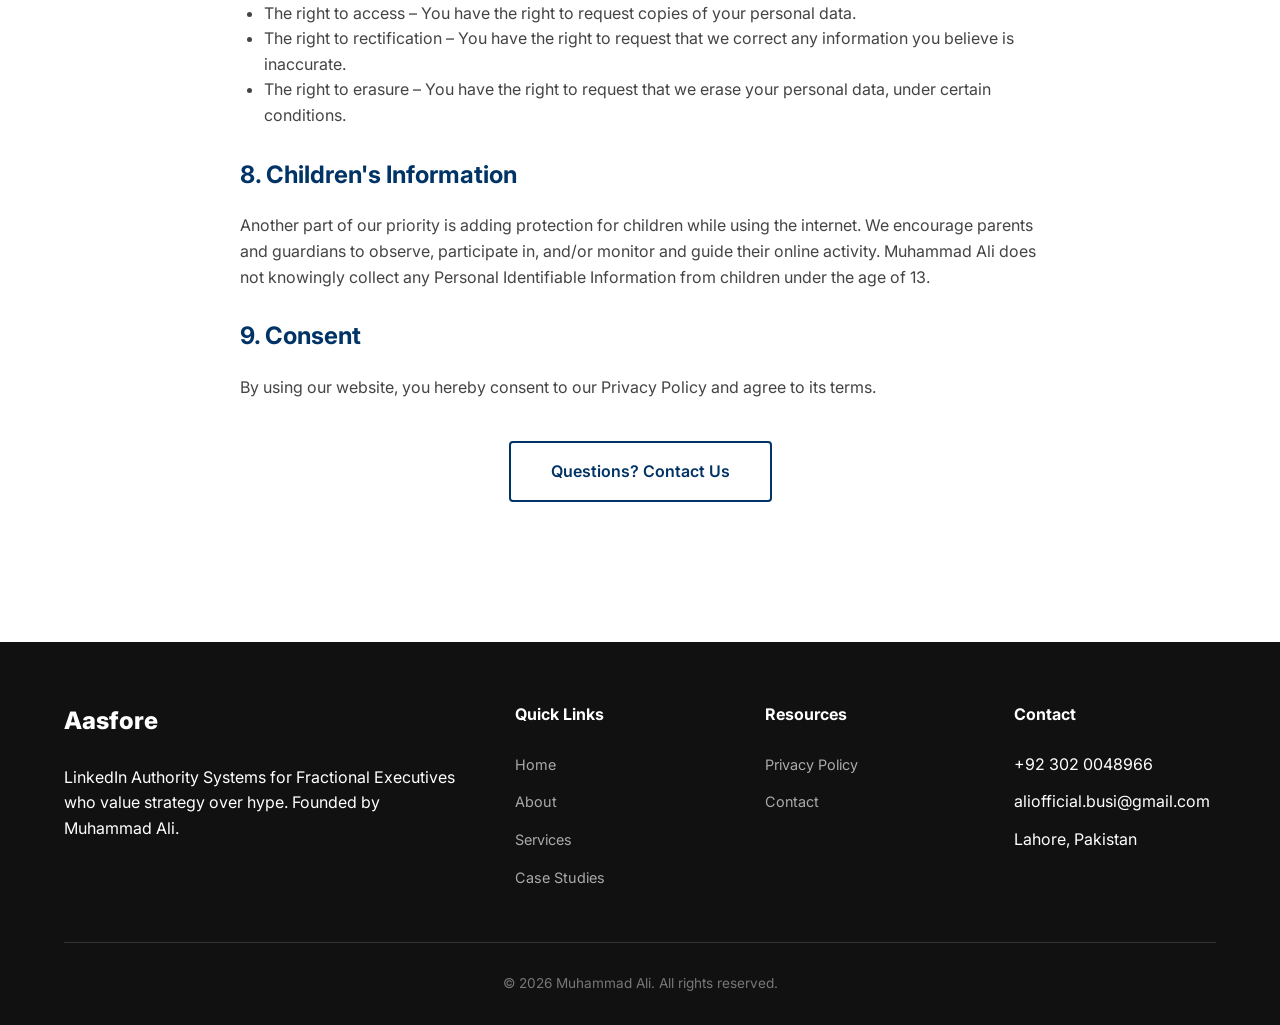
<file: privacy-policy.html>
<!DOCTYPE html>
<html lang="en">

<head>
    <!-- Google tag (gtag.js) -->
<script async src="https://www.googletagmanager.com/gtag/js?id=G-4140FM061S"></script>
<script>
  window.dataLayer = window.dataLayer || [];
  function gtag(){dataLayer.push(arguments);}
  gtag('js', new Date());

  gtag('config', 'G-4140FM061S');
</script>
    <meta charset="UTF-8">
    <meta name="viewport" content="width=device-width, initial-scale=1.0">
    <title>Privacy Policy | Muhammad Ali | LinkedIn Authority Architect</title>
    <meta name="description"
        content="Privacy Policy for Muhammad Ali. Learn how we protect your data and stay compliant.">
    <meta name="robots" content="noindex">
    <link rel="canonical" href="https://aliofficialpk.github.io/aasfore-authority-architect/privacy-policy.html" />
    <link rel="icon" type="image/png" href="logoForAssfore.png">
    <link rel="preconnect" href="https://fonts.googleapis.com">
    <link rel="preconnect" href="https://fonts.gstatic.com" crossorigin>
    <link href="https://fonts.googleapis.com/css2?family=Inter:wght@400;500;700;800&display=swap" rel="stylesheet">
    <!-- CSS -->
    <link rel="stylesheet" href="styles.css">

    <style>
        .policy-content {
            max-width: 800px;
            margin: 0 auto;
            padding-bottom: 80px;
        }

        .policy-content h2 {
            margin-top: 2rem;
            font-size: 1.5rem;
            color: var(--primary-blue);
        }

        .policy-content p,
        .policy-content ul {
            margin-bottom: 1.25rem;
            color: #444;
        }

        .policy-content ul {
            padding-left: 1.5rem;
            list-style-type: disc;
        }

        .last-updated {
            font-style: italic;
            color: #888;
            margin-bottom: 3rem;
        }
    </style>
</head>

<body>

    <header>
        <div class="container">
            <nav>
                <a href="index.html" class="logo">
                    <div style="display: flex; align-items: center; gap: 10px;">
                        <img src="logoForAssfore.png" alt="Logo" style="height: 40px; width: auto;">
                        <div>Muhammad Ali <span>LinkedIn Authority Architect</span></div>
                    </div>
                </a>
                <ul class="nav-links">
                    <li><a href="index.html">Home</a></li>
                    <li><a href="about.html">About</a></li>
                    <li><a href="services.html">Services</a></li>
                    <li><a href="case-studies.html">Case Studies</a></li>
                    <li><a href="articles.html">Articles</a></li>
                    <li><a href="contact.html">Contact</a></li>
                </ul>
                <div class="menu-toggle">
                    <span></span>
                    <span></span>
                    <span></span>
                </div>
            </nav>
        </div>
    </header>

    <main>
        <section style="padding: 60px 0;">
            <div class="container">
                <div class="policy-content reveal fade-up">
                    <h1>Privacy Policy</h1>
                    <p class="last-updated">Last Updated: February 25, 2026</p>

                    <p>At Muhammad Ali | LinkedIn Authority Architect, reachable through this website, one of our main
                        priorities is the privacy of our
                        visitors. This Privacy Policy document contains types of information that is collected and
                        recorded by our systems and how we use it.</p>

                    <h2>1. General Information</h2>
                    <p>If you have additional questions or require more information about our Privacy Policy, do not
                        hesitate to contact us via email at <strong>aliofficial.busi@gmail.com</strong>.</p>

                    <h2>2. Log Files</h2>
                    <p>Muhammad Ali | Executive Authority Architect follows a standard procedure of using log files.
                        These files log visitors when they
                        visit websites. All hosting companies do this as part of hosting services' analytics. The
                        information collected by log files includes internet protocol (IP) addresses, browser type,
                        Internet Service Provider (ISP), date and time stamp, referring/exit pages, and possibly the
                        number of clicks.</p>

                    <h2>3. Cookies and Web Beacons</h2>
                    <p>Like any other website, Muhammad Ali | Executive Authority Architect uses 'cookies'. These
                        cookies are used to store information
                        including visitors' preferences, and the pages on the website that the visitor accessed or
                        visited. The information is used to optimize the users' experience by customizing our web page
                        content based on visitors' browser type and/or other information.</p>

                    <h2>4. Google DoubleClick DART Cookie</h2>
                    <p>Google is one of a third-party vendor on our site. It also uses cookies, known as DART cookies,
                        to serve ads to our site visitors based upon their visit to https://aliofficialpk.github.io/aasfore-authority-architect/ and other sites on
                        the internet.</p>

                    <h2>5. Google AdSense & Analytics</h2>
                    <p>We may use Google AdSense to display advertisements on our website. Google uses cookies to serve
                        ads based on a user's prior visits to our website or other websites. We also use Google
                        Analytics to understand how visitors interact with our content. This helps us improve our
                        service offerings for fractional executives.</p>

                    <h2>6. Personal Information Collection</h2>
                    <p>When you contact us through our website contact form, we collect the information you provide,
                        which may include:</p>
                    <ul>
                        <li>Name</li>
                        <li>Email Address</li>
                        <li>Subject of inquiry</li>
                        <li>Message content</li>
                    </ul>
                    <p>This information is used solely to respond to your inquiry and provide the requested services.
                    </p>

                    <h2>7. Data Protection Rights (GDPR/CCPA)</h2>
                    <p>We would like to make sure you are fully aware of all of your data protection rights. Every user
                        is entitled to the following:</p>
                    <ul>
                        <li>The right to access – You have the right to request copies of your personal data.</li>
                        <li>The right to rectification – You have the right to request that we correct any information
                            you believe is inaccurate.</li>
                        <li>The right to erasure – You have the right to request that we erase your personal data, under
                            certain conditions.</li>
                    </ul>

                    <h2>8. Children's Information</h2>
                    <p>Another part of our priority is adding protection for children while using the internet. We
                        encourage parents and guardians to observe, participate in, and/or monitor and guide their
                        online activity. Muhammad Ali does not knowingly collect any Personal Identifiable Information
                        from children under the age of 13.</p>

                    <h2>9. Consent</h2>
                    <p>By using our website, you hereby consent to our Privacy Policy and agree to its terms.</p>

                    <div style="margin-top: 40px; text-align: center;">
                        <a href="contact.html" class="btn btn-outline">Questions? Contact Us</a>
                    </div>
                </div>
            </div>
        </section>
    </main>

    <footer>
        <div class="container">
            <div class="footer-content">
                <div class="footer-info">
                    <div class="footer-logo">Aasfore</div>
                    <p>LinkedIn Authority Systems for Fractional Executives who value strategy over hype. Founded by
                        Muhammad Ali.</p>
                </div>
                <div class="footer-links">
                    <h4>Quick Links</h4>
                    <ul>
                        <li><a href="index.html">Home</a></li>
                        <li><a href="about.html">About</a></li>
                        <li><a href="services.html">Services</a></li>
                        <li><a href="case-studies.html">Case Studies</a></li>
                    </ul>
                </div>
                <div class="footer-links">
                    <h4>Resources</h4>
                    <ul>
                        <li><a href="privacy-policy.html">Privacy Policy</a></li>
                        <li><a href="contact.html">Contact</a></li>
                    </ul>
                </div>
                <div class="footer-links">
                    <h4>Contact</h4>
                    <ul>
                        <li>+92 302 0048966</li>
                        <li>aliofficial.busi@gmail.com</li>
                        <li>Lahore, Pakistan</li>
                    </ul>
                </div>
            </div>
            <div class="footer-bottom">
                <p>&copy; 2026 Muhammad Ali. All rights reserved.</p>
            </div>
        </div>
    </footer>

    <script src="script.js"></script>
</body>


</html>
</file>
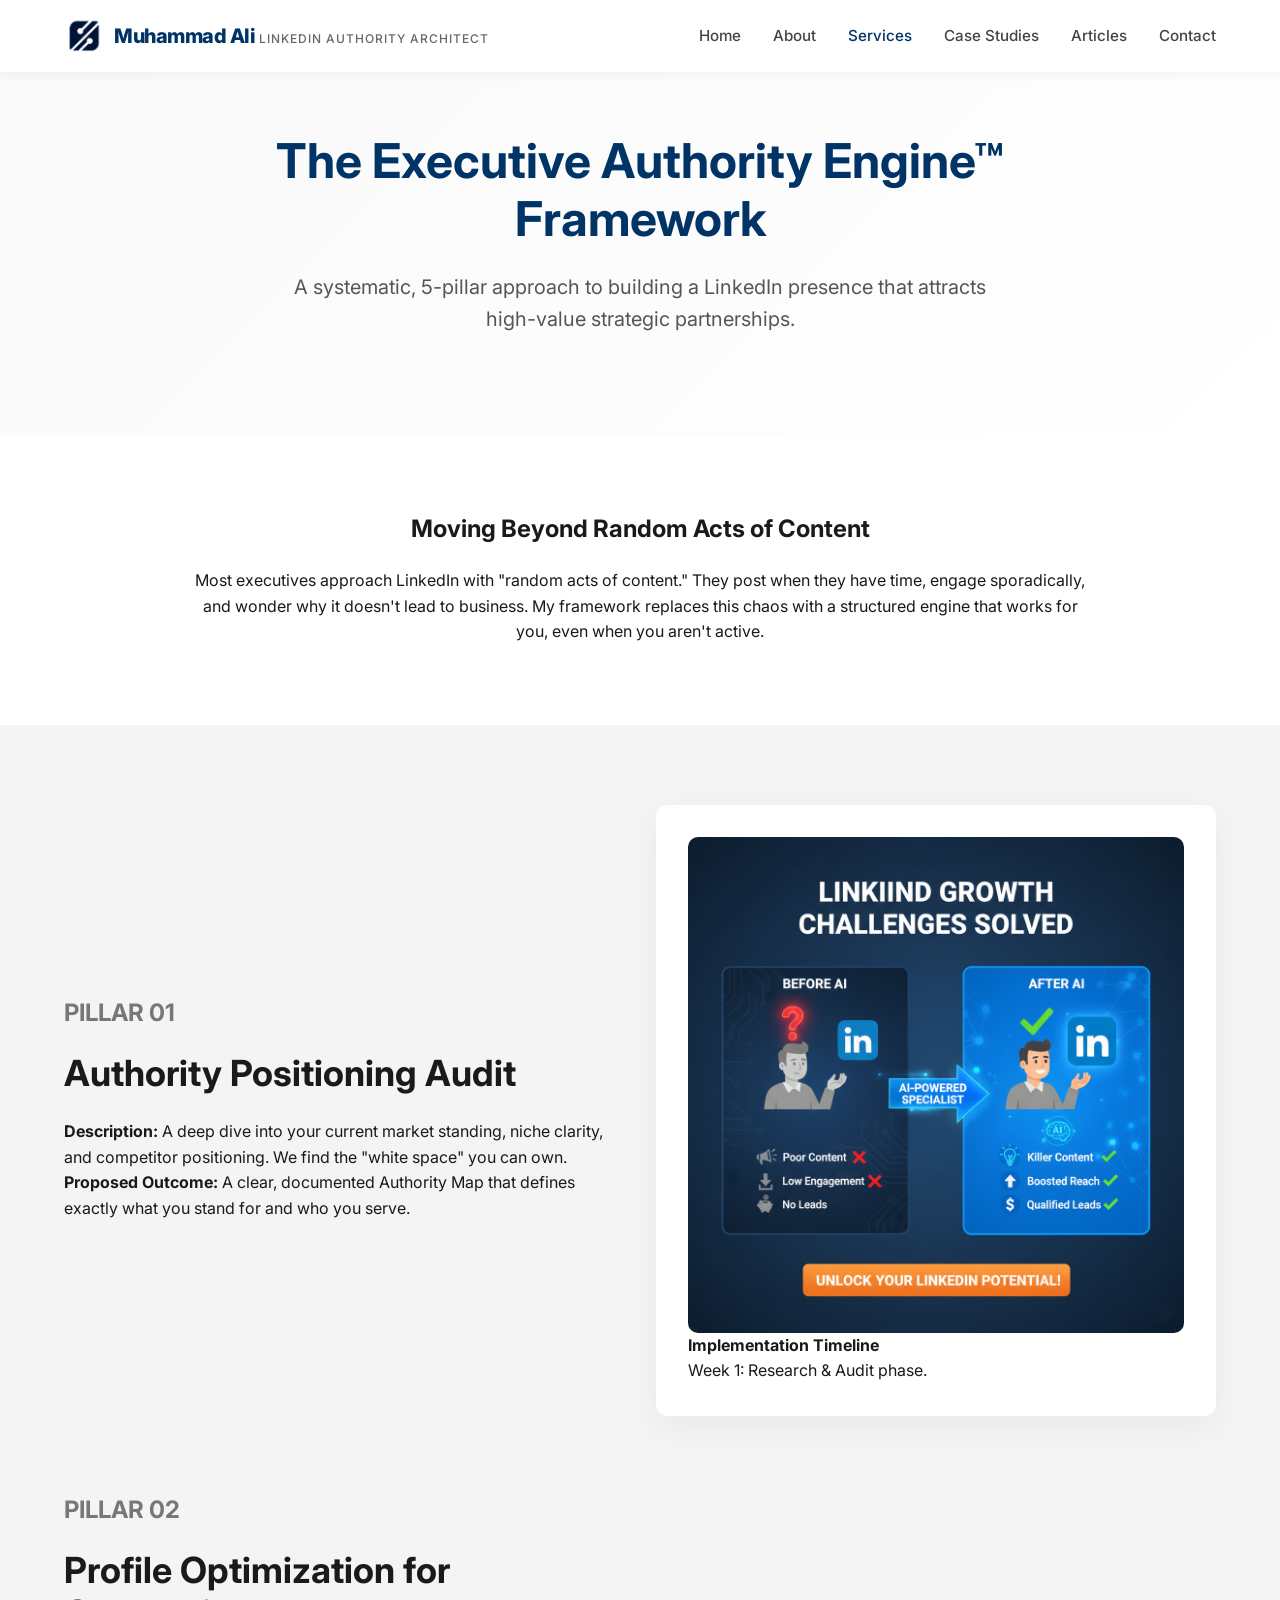
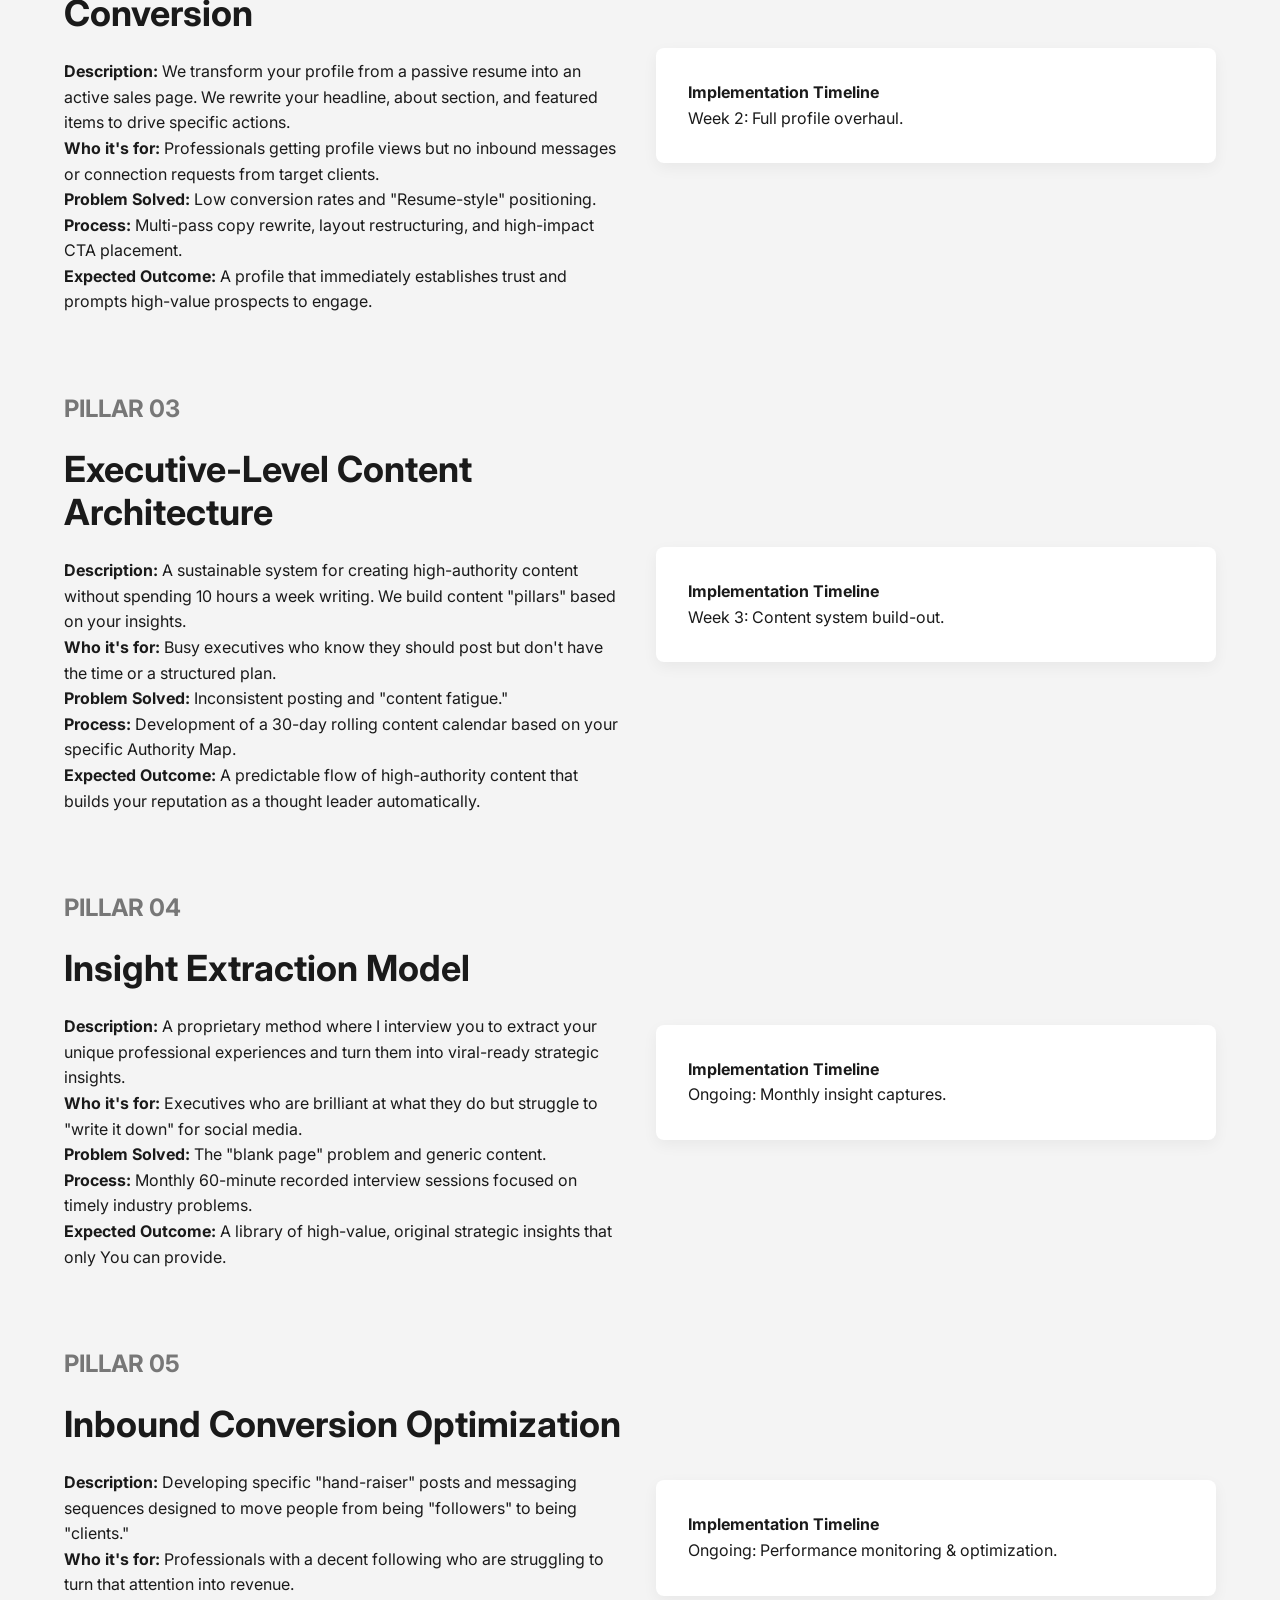
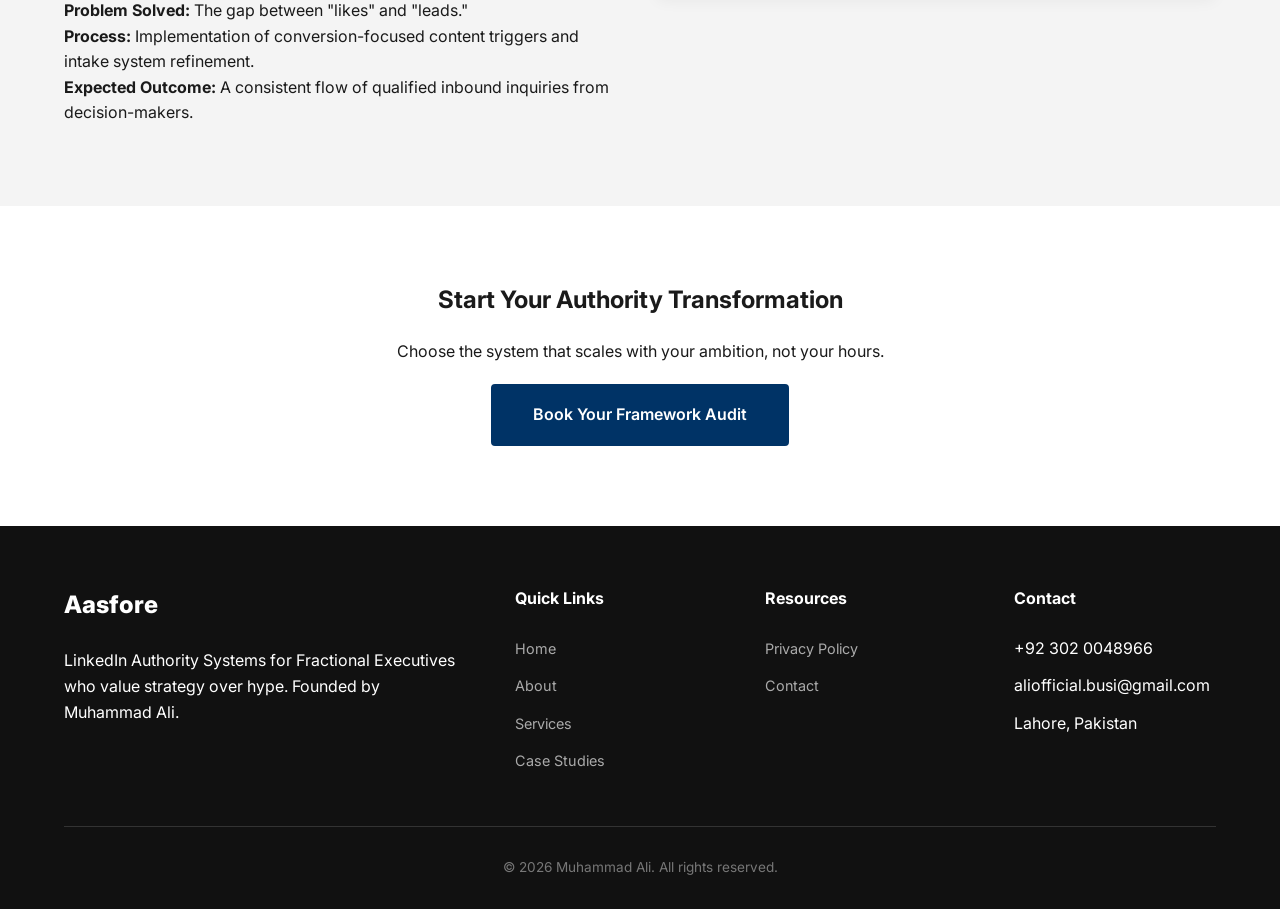
<file: services.html>
<!DOCTYPE html>
<html lang="en">

<head>
    <!-- Google tag (gtag.js) -->
<script async src="https://www.googletagmanager.com/gtag/js?id=G-4140FM061S"></script>
<script>
  window.dataLayer = window.dataLayer || [];
  function gtag(){dataLayer.push(arguments);}
  gtag('js', new Date());

  gtag('config', 'G-4140FM061S');
</script>
    <meta charset="UTF-8">
    <meta name="viewport" content="width=device-width, initial-scale=1.0">
    <title>Services | Aasfore | LinkedIn Authority Architect | Muhammad Ali</title>
    <meta name="description"
        content="Expert LinkedIn services by Aasfore. From Authority Audits to full Engine Builds, founded by Muhammad Ali.">
    <meta name="keywords" content="Aasfore, LinkedIn Services, Authority Engine, Muhammad Ali, LinkedIn Strategy">
    <link rel="canonical" href="https://aliofficialpk.github.io/aasfore-authority-architect/services.html" />
    <link rel="icon" type="image/png" href="logoForAssfore.png">
    <link rel="preconnect" href="https://fonts.googleapis.com">
    <link rel="preconnect" href="https://fonts.gstatic.com" crossorigin>
    <link href="https://fonts.googleapis.com/css2?family=Inter:wght@400;500;700;800&display=swap" rel="stylesheet">

    <!-- Open Graph Tags -->
    <meta property="og:title" content="Executive Authority Engine™ | Strategic LinkedIn Services">
    <meta property="og:description"
        content="A 5-pillar framework to turn LinkedIn into a structured deal-closing authority system for fractional executives.">
    <meta property="og:url" content="https://aliofficialpk.github.io/aasfore-authority-architect/services.html">

    <!-- CSS -->
    <link rel="stylesheet" href="styles.css">
</head>

<body>

    <header>
        <div class="container">
            <nav>
                <a href="index.html" class="logo">
                    <div style="display: flex; align-items: center; gap: 10px;">
                        <img src="logoForAssfore.png" alt="Logo" style="height: 40px; width: auto;">
                        <div>Muhammad Ali <span>LinkedIn Authority Architect</span></div>
                    </div>
                </a>
                <ul class="nav-links">
                    <li><a href="index.html">Home</a></li>
                    <li><a href="about.html">About</a></li>
                    <li><a href="services.html" class="active">Services</a></li>
                    <li><a href="case-studies.html">Case Studies</a></li>
                    <li><a href="articles.html">Articles</a></li>
                    <li><a href="contact.html">Contact</a></li>
                </ul>
                <div class="menu-toggle">
                    <span></span>
                    <span></span>
                    <span></span>
                </div>
            </nav>
        </div>
    </header>

    <main>
        <!-- Services Hero -->
        <section class="hero" style="padding: 60px 0;">
            <div class="container reveal fade-up hero-animate">
                <h1>The Executive Authority Engine™ Framework</h1>
                <p>A systematic, 5-pillar approach to building a LinkedIn presence that attracts high-value strategic
                    partnerships.</p>
            </div>
        </section>

        <!-- Framework Overview Intro -->
        <section id="intro">
            <div class="container reveal fade-up">
                <div style="max-width: 900px; margin: 0 auto; text-align: center;">
                    <h2>Moving Beyond Random Acts of Content</h2>
                    <p>Most executives approach LinkedIn with "random acts of content." They post when they have time,
                        engage sporadically, and wonder why it doesn't lead to business. My framework replaces this
                        chaos with a structured engine that works for you, even when you aren't active.</p>
                </div>
            </div>
        </section>

        <!-- Detailed Pillars -->
        <section id="pillars" style="background: var(--light-gray);">
            <div class="container">

                <!-- Pillar 1 -->
                <div class="pillar-row grid grid-2 reveal fade-up" style="margin-bottom: 80px; align-items: center;">
                    <div>
                        <h2 style="font-size: 1.5rem; color: #777;">PILLAR 01</h2>
                        <h3 style="font-size: 2.25rem;">Authority Positioning Audit</h3>
                        <p><strong>Description:</strong> A deep dive into your current market standing, niche clarity,
                            and competitor positioning. We find the "white space" you can own.</p>
                        <p><strong>Proposed Outcome:</strong> A clear, documented Authority Map that defines exactly
                            what you stand for and who you serve.</p>
                    </div>
                    <div style="background: #fff; padding: 2rem; border-radius: 12px; box-shadow: var(--shadow-soft);">
                        <!-- Audit Visual from User -->
                        <div class="reveal scale-in"
                            style="background-color: #eee; min-height: 250px; border-radius: 10px; display: flex; align-items: center; justify-content: center; overflow: hidden;">
                            <img src="authority-audit-visual.jpg" alt="LinkedIn Growth Challenges Solved"
                                style="width: 100%; height: auto;">
                        </div>
                        <h4>Implementation Timeline</h4>
                        <p>Week 1: Research & Audit phase.</p>
                    </div>
                </div>

                <!-- Pillar 2 -->
                <div class="pillar-row grid grid-2" style="margin-bottom: 80px; align-items: center;">
                    <div
                        style="background: #fff; padding: 2rem; border-radius: 8px; box-shadow: 0 5px 15px rgba(0,0,0,0.05); order: 2;">
                        <h4>Implementation Timeline</h4>
                        <p>Week 2: Full profile overhaul.</p>
                    </div>
                    <div style="order: 1;">
                        <h2 style="font-size: 1.5rem; color: #777;">PILLAR 02</h2>
                        <h3 style="font-size: 2.25rem;">Profile Optimization for Conversion</h3>
                        <p><strong>Description:</strong> We transform your profile from a passive resume into an active
                            sales page. We rewrite your headline, about section, and featured items to drive specific
                            actions.</p>
                        <p><strong>Who it's for:</strong> Professionals getting profile views but no inbound messages or
                            connection requests from target clients.</p>
                        <p><strong>Problem Solved:</strong> Low conversion rates and "Resume-style" positioning.</p>
                        <p><strong>Process:</strong> Multi-pass copy rewrite, layout restructuring, and high-impact CTA
                            placement.</p>
                        <p><strong>Expected Outcome:</strong> A profile that immediately establishes trust and prompts
                            high-value prospects to engage.</p>
                    </div>
                </div>

                <!-- Pillar 3 -->
                <div class="pillar-row grid grid-2" style="margin-bottom: 80px; align-items: center;">
                    <div>
                        <h2 style="font-size: 1.5rem; color: #777;">PILLAR 03</h2>
                        <h3 style="font-size: 2.25rem;">Executive-Level Content Architecture</h3>
                        <p><strong>Description:</strong> A sustainable system for creating high-authority content
                            without spending 10 hours a week writing. We build content "pillars" based on your insights.
                        </p>
                        <p><strong>Who it's for:</strong> Busy executives who know they should post but don't have the
                            time or a structured plan.</p>
                        <p><strong>Problem Solved:</strong> Inconsistent posting and "content fatigue."</p>
                        <p><strong>Process:</strong> Development of a 30-day rolling content calendar based on your
                            specific Authority Map.</p>
                        <p><strong>Expected Outcome:</strong> A predictable flow of high-authority content that builds
                            your reputation as a thought leader automatically.</p>
                    </div>
                    <div
                        style="background: #fff; padding: 2rem; border-radius: 8px; box-shadow: 0 5px 15px rgba(0,0,0,0.05);">
                        <h4>Implementation Timeline</h4>
                        <p>Week 3: Content system build-out.</p>
                    </div>
                </div>

                <!-- Pillar 4 -->
                <div class="pillar-row grid grid-2" style="margin-bottom: 80px; align-items: center;">
                    <div
                        style="background: #fff; padding: 2rem; border-radius: 8px; box-shadow: 0 5px 15px rgba(0,0,0,0.05); order: 2;">
                        <h4>Implementation Timeline</h4>
                        <p>Ongoing: Monthly insight captures.</p>
                    </div>
                    <div style="order: 1;">
                        <h2 style="font-size: 1.5rem; color: #777;">PILLAR 04</h2>
                        <h3 style="font-size: 2.25rem;">Insight Extraction Model</h3>
                        <p><strong>Description:</strong> A proprietary method where I interview you to extract your
                            unique professional experiences and turn them into viral-ready strategic insights.</p>
                        <p><strong>Who it's for:</strong> Executives who are brilliant at what they do but struggle to
                            "write it down" for social media.</p>
                        <p><strong>Problem Solved:</strong> The "blank page" problem and generic content.</p>
                        <p><strong>Process:</strong> Monthly 60-minute recorded interview sessions focused on timely
                            industry problems.</p>
                        <p><strong>Expected Outcome:</strong> A library of high-value, original strategic insights that
                            only You can provide.</p>
                    </div>
                </div>

                <!-- Pillar 5 -->
                <div class="pillar-row grid grid-2" style="align-items: center;">
                    <div>
                        <h2 style="font-size: 1.5rem; color: #777;">PILLAR 05</h2>
                        <h3 style="font-size: 2.25rem;">Inbound Conversion Optimization</h3>
                        <p><strong>Description:</strong> Developing specific "hand-raiser" posts and messaging sequences
                            designed to move people from being "followers" to being "clients."</p>
                        <p><strong>Who it's for:</strong> Professionals with a decent following who are struggling to
                            turn that attention into revenue.</p>
                        <p><strong>Problem Solved:</strong> The gap between "likes" and "leads."</p>
                        <p><strong>Process:</strong> Implementation of conversion-focused content triggers and intake
                            system refinement.</p>
                        <p><strong>Expected Outcome:</strong> A consistent flow of qualified inbound inquiries from
                            decision-makers.</p>
                    </div>
                    <div
                        style="background: #fff; padding: 2rem; border-radius: 8px; box-shadow: 0 5px 15px rgba(0,0,0,0.05);">
                        <h4>Implementation Timeline</h4>
                        <p>Ongoing: Performance monitoring & optimization.</p>
                    </div>
                </div>

            </div>
        </section>

        <!-- CTA Section -->
        <section class="cta">
            <div class="container" style="text-align: center;">
                <h2>Start Your Authority Transformation</h2>
                <p>Choose the system that scales with your ambition, not your hours.</p>
                <a href="contact.html" class="btn" style="margin-top: 20px;">Book Your Framework Audit</a>
            </div>
        </section>
    </main>

    <footer>
        <div class="container">
            <div class="footer-content">
                <div class="footer-info">
                    <div class="footer-logo">Aasfore</div>
                    <p>LinkedIn Authority Systems for Fractional Executives who value strategy over hype. Founded by
                        Muhammad Ali.</p>
                </div>
                <div class="footer-links">
                    <h4>Quick Links</h4>
                    <ul>
                        <li><a href="index.html">Home</a></li>
                        <li><a href="about.html">About</a></li>
                        <li><a href="services.html">Services</a></li>
                        <li><a href="case-studies.html">Case Studies</a></li>
                    </ul>
                </div>
                <div class="footer-links">
                    <h4>Resources</h4>
                    <ul>
                        <li><a href="privacy-policy.html">Privacy Policy</a></li>
                        <li><a href="contact.html">Contact</a></li>
                    </ul>
                </div>
                <div class="footer-links">
                    <h4>Contact</h4>
                    <ul>
                        <li>+92 302 0048966</li>
                        <li>aliofficial.busi@gmail.com</li>
                        <li>Lahore, Pakistan</li>
                    </ul>
                </div>
            </div>
            <div class="footer-bottom">
                <p>&copy; 2026 Muhammad Ali. All rights reserved.</p>
            </div>
        </div>
    </footer>

    <script src="script.js"></script>
</body>


</html>
</file>
<file: styles.css>
:root {
    --primary-blue: #003366;
    --text-charcoal: #1a1a1a;
    --bg-white: #ffffff;
    --light-gray: #f4f4f4;
    --accent-gray: #dddddd;
    --transition-speed: 0.4s;
    --max-width: 1200px;
    --shadow-soft: 0 10px 30px rgba(0, 0, 0, 0.05);
    --shadow-bold: 0 20px 40px rgba(0, 31, 63, 0.1);
}

@keyframes fadeInUp {
    from {
        opacity: 0;
        transform: translateY(30px);
    }

    to {
        opacity: 1;
        transform: translateY(0);
    }
}

@keyframes fadeIn {
    from {
        opacity: 0;
    }

    to {
        opacity: 1;
    }
}

@keyframes slideInLeft {
    from {
        opacity: 0;
        transform: translateX(-30px);
    }

    to {
        opacity: 1;
        transform: translateX(0);
    }
}

@keyframes scaleIn {
    from {
        opacity: 0;
        transform: scale(0.95);
    }

    to {
        opacity: 1;
        transform: scale(1);
    }
}

* {
    margin: 0;
    padding: 0;
    box-sizing: border-box;
}

.reveal {
    opacity: 0;
    transition: all 0.8s ease-out;
}

.reveal.visible {
    opacity: 1;
}

.fade-up {
    transform: translateY(30px);
}

.fade-up.visible {
    transform: translateY(0);
}

.slide-left {
    transform: translateX(-30px);
}

.slide-left.visible {
    transform: translateX(0);
}

.scale-in {
    transform: scale(0.95);
}

.scale-in.visible {
    transform: scale(1);
}

body {
    font-family: 'Inter', -apple-system, BlinkMacSystemFont, "Segoe UI", Roboto, sans-serif;
    line-height: 1.6;
    color: var(--text-charcoal);
    background-color: var(--bg-white);
    overflow-x: hidden;
}

h1,
h2,
h3 {
    line-height: 1.2;
    margin-bottom: 1.5rem;
    font-weight: 700;
}

a {
    text-decoration: none;
    color: inherit;
    transition: var(--transition-speed);
}

ul {
    list-style: none;
}

img {
    max-width: 100%;
    height: auto;
}

.container {
    max-width: var(--max-width);
    margin: 0 auto;
    padding: 0 1.5rem;
}

/* Header & Navigation */
header {
    background: var(--bg-white);
    box-shadow: 0 2px 10px rgba(0, 0, 0, 0.05);
    padding: 1rem 0;
    position: sticky;
    top: 0;
    z-index: 1000;
}

nav {
    display: flex;
    justify-content: space-between;
    align-items: center;
}

.logo {
    font-size: 1.25rem;
    font-weight: 800;
    color: var(--primary-blue);
    letter-spacing: -0.5px;
    line-height: 1.1;
    display: flex;
    flex-direction: column;
}

.logo span {
    font-size: 0.75rem;
    font-weight: 500;
    color: #666;
    letter-spacing: 1px;
    text-transform: uppercase;
}

.nav-links {
    display: flex;
    gap: 2rem;
}

.nav-links a {
    font-size: 0.95rem;
    font-weight: 500;
    color: #444;
}

.nav-links a:hover,
.nav-links a.active {
    color: var(--primary-blue);
}

.menu-toggle {
    display: none;
    flex-direction: column;
    gap: 5px;
    cursor: pointer;
}

.menu-toggle span {
    width: 25px;
    height: 3px;
    background: var(--text-charcoal);
    border-radius: 3px;
}

/* Hero Section */
.hero {
    padding: 100px 0;
    background: linear-gradient(135deg, #f9f9f9 0%, #ffffff 100%);
    text-align: center;
}

.hero h1 {
    font-size: 3rem;
    max-width: 900px;
    margin-left: auto;
    margin-right: auto;
    color: var(--primary-blue);
}

.hero p {
    font-size: 1.25rem;
    color: #555;
    margin-bottom: 2.5rem;
    max-width: 700px;
    margin-left: auto;
    margin-right: auto;
}

.btn {
    display: inline-block;
    padding: 1rem 2.5rem;
    background: var(--primary-blue);
    color: #fff;
    border-radius: 4px;
    font-weight: 600;
    transition: var(--transition-speed);
    border: 2px solid var(--primary-blue);
}

.btn:hover {
    background: transparent;
    color: var(--primary-blue);
}

.btn-outline {
    background: transparent;
    color: var(--primary-blue);
}

.btn-outline:hover {
    background: var(--primary-blue);
    color: #fff;
}

/* Sections */
section {
    padding: 80px 0;
}

.section-title {
    text-align: center;
    margin-bottom: 3.5rem;
}

.section-title h2 {
    font-size: 2.25rem;
    color: var(--primary-blue);
}

.section-title p {
    color: #666;
    max-width: 600px;
    margin: 0 auto;
}

/* Grid Layouts */
.grid {
    display: grid;
    gap: 2rem;
}

.grid-3 {
    grid-template-columns: repeat(3, 1fr);
}

.grid-2 {
    grid-template-columns: repeat(2, 1fr);
}

/* Cards */
.card {
    background: #fff;
    padding: 2.5rem;
    border: 1px solid #eee;
    border-radius: 12px;
    transition: var(--transition-speed) cubic-bezier(0.165, 0.84, 0.44, 1);
}

.card:hover {
    border-color: var(--primary-blue);
    transform: translateY(-10px);
    box-shadow: var(--shadow-bold);
}

.card h3 {
    color: var(--primary-blue);
    margin-bottom: 1rem;
}

/* Footer */
footer {
    background: #111;
    color: #fff;
    padding: 60px 0 30px;
}

.footer-content {
    display: grid;
    grid-template-columns: 2fr 1fr 1fr 1fr;
    gap: 3rem;
    margin-bottom: 40px;
}

.footer-logo {
    font-size: 1.5rem;
    font-weight: 800;
    margin-bottom: 1.5rem;
    color: #fff;
}

.footer-links h4 {
    margin-bottom: 1.5rem;
    color: #fff;
}

.footer-links ul li {
    margin-bottom: 0.75rem;
}

.footer-links ul li a {
    color: #aaa;
    font-size: 0.9rem;
}

.footer-links ul li a:hover {
    color: #fff;
}

.footer-bottom {
    border-top: 1px solid #333;
    padding-top: 30px;
    text-align: center;
    font-size: 0.85rem;
    color: #777;
}

/* Responsive */
@media (max-width: 992px) {
    .grid-3 {
        grid-template-columns: repeat(2, 1fr);
    }

    .hero h1 {
        font-size: 2.5rem;
    }
}

/* Floating WhatsApp Button */
.whatsapp-button {
    position: fixed;
    bottom: 2rem;
    right: 2rem;
    width: 60px;
    height: 60px;
    background: linear-gradient(135deg, #25d366 0%, #20ba5a 100%);
    border-radius: 50%;
    display: flex;
    align-items: center;
    justify-content: center;
    text-decoration: none;
    box-shadow: var(--shadow-bold);
    transition: all var(--transition-speed) ease;
    z-index: 999;
    border: none;
    cursor: pointer;
}

.whatsapp-icon {
    width: 32px;
    height: 32px;
    object-fit: contain;
}

.whatsapp-button:hover {
    transform: scale(1.1) translateY(-5px);
    box-shadow: 0 25px 45px rgba(37, 211, 102, 0.35);
}

.whatsapp-button:active {
    transform: scale(0.95);
}

/* Floating LinkedIn Button */
.linkedin-button {
    position: fixed;
    bottom: 2rem;
    right: 6rem;
    width: 60px;
    height: 60px;
    background: linear-gradient(135deg, #0077B5 0%, #0066A1 100%);
    border-radius: 50%;
    display: flex;
    align-items: center;
    justify-content: center;
    text-decoration: none;
    box-shadow: var(--shadow-bold);
    transition: all var(--transition-speed) ease;
    z-index: 999;
    border: none;
    cursor: pointer;
}

.linkedin-icon {
    width: 32px;
    height: 32px;
    object-fit: contain;
}

.linkedin-button:hover {
    transform: scale(1.1) translateY(-5px);
    box-shadow: 0 25px 45px rgba(0, 119, 181, 0.35);
}

.linkedin-button:active {
    transform: scale(0.95);
}

@media (max-width: 768px) {
    .nav-links {
        display: none;
        position: absolute;
        top: 100%;
        left: 0;
        width: 100%;
        background: #fff;
        flex-direction: column;
        padding: 2rem;
        gap: 1.5rem;
        box-shadow: 0 10px 20px rgba(0, 0, 0, 0.05);
    }

    .nav-links.active {
        display: flex;
    }

    .menu-toggle {
        display: flex;
    }

    .grid-3,
    .grid-2 {
        grid-template-columns: 1fr;
    }

    .hero h1 {
        font-size: 2rem;
    }

    .footer-content {
        grid-template-columns: 1fr;
    }

    .linkedin-button {
        bottom: 1.5rem;
        right: 5rem;
        width: 56px;
        height: 56px;
    }

    .linkedin-icon {
        width: 28px;
        height: 28px;
    }

    .whatsapp-button {
        bottom: 1.5rem;
        right: 1.5rem;
        width: 56px;
        height: 56px;
        font-size: 28px;
    }
}

@media (max-width: 480px) {
    .whatsapp-button {
        bottom: 1rem;
        right: 1rem;
        width: 50px;
        height: 50px;
        font-size: 24px;
    }

    .linkedin-button {
        bottom: 5.2rem;
        right: 1rem;
        width: 50px;
        height: 50px;
    }

    .linkedin-icon {
        width: 24px;
        height: 24px;
    }

    .whatsapp-icon {
        width: 24px;
        height: 24px;
    }
}
</file>
